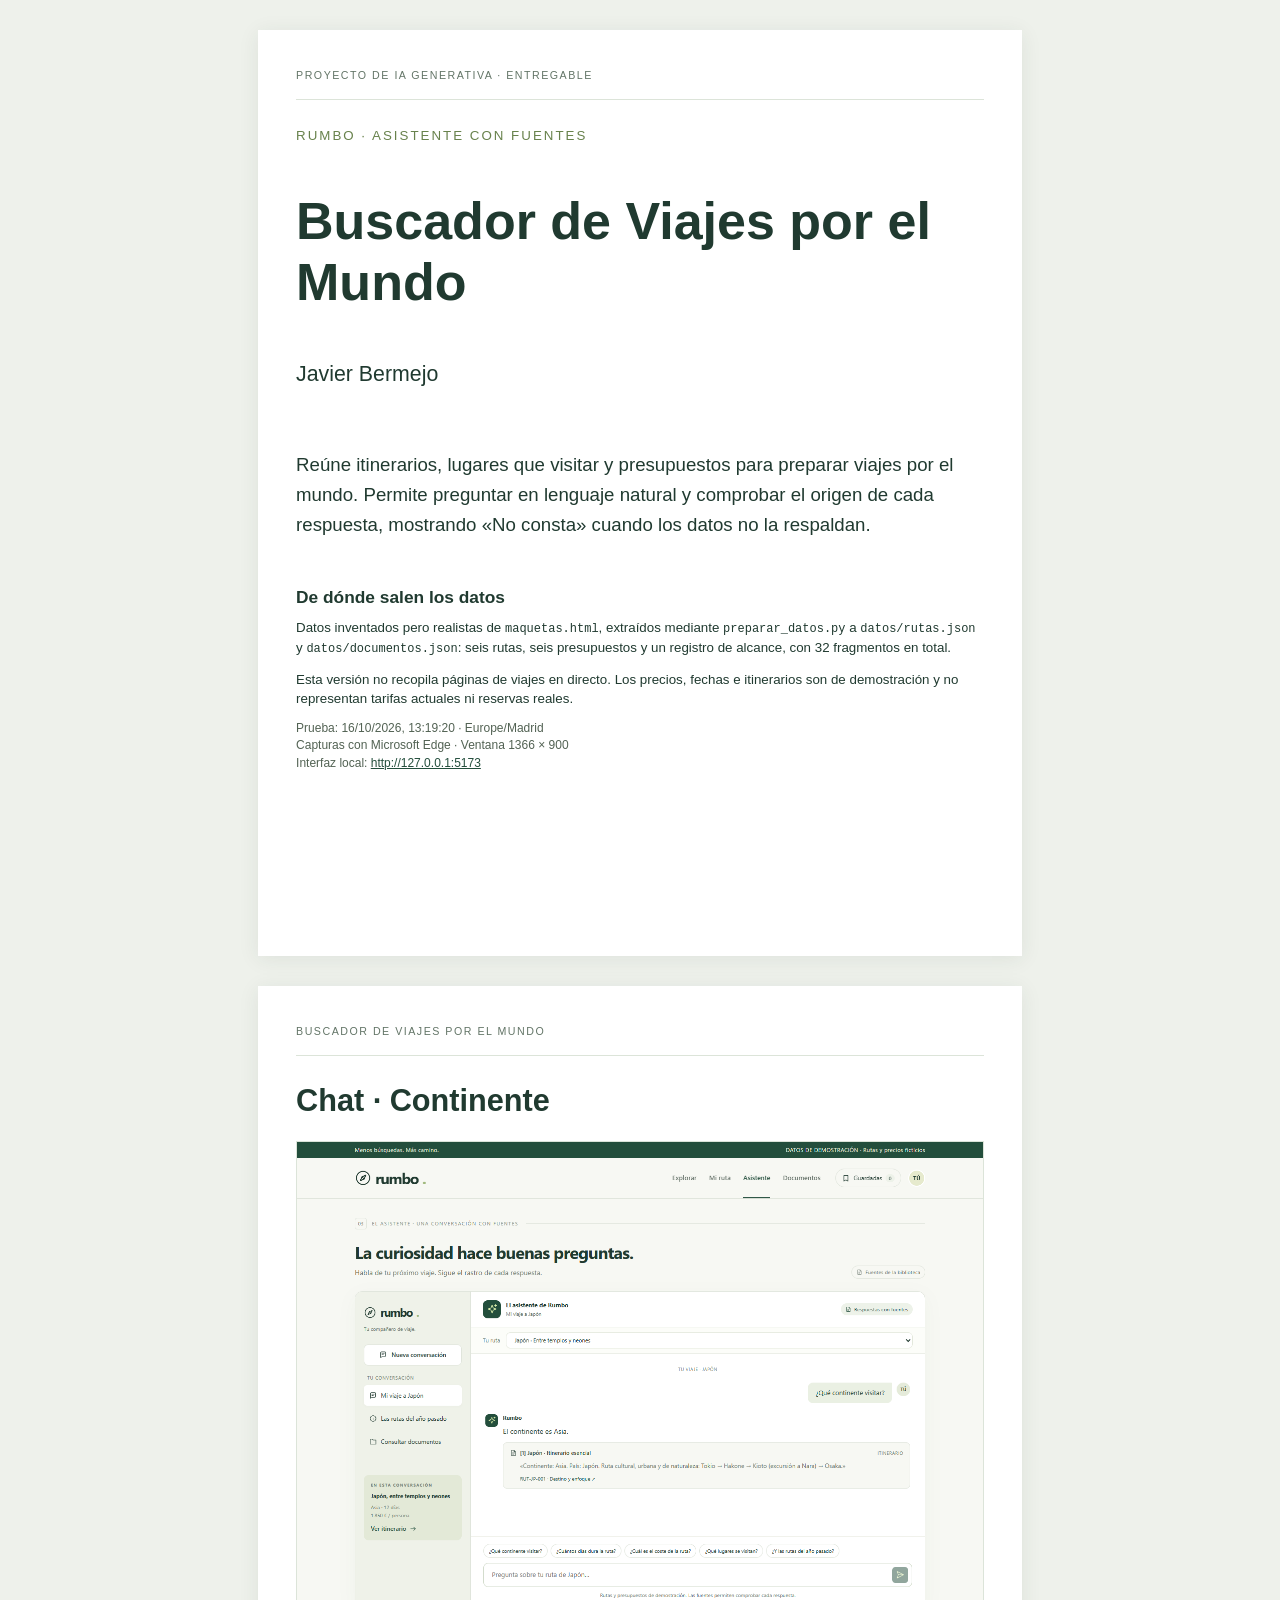
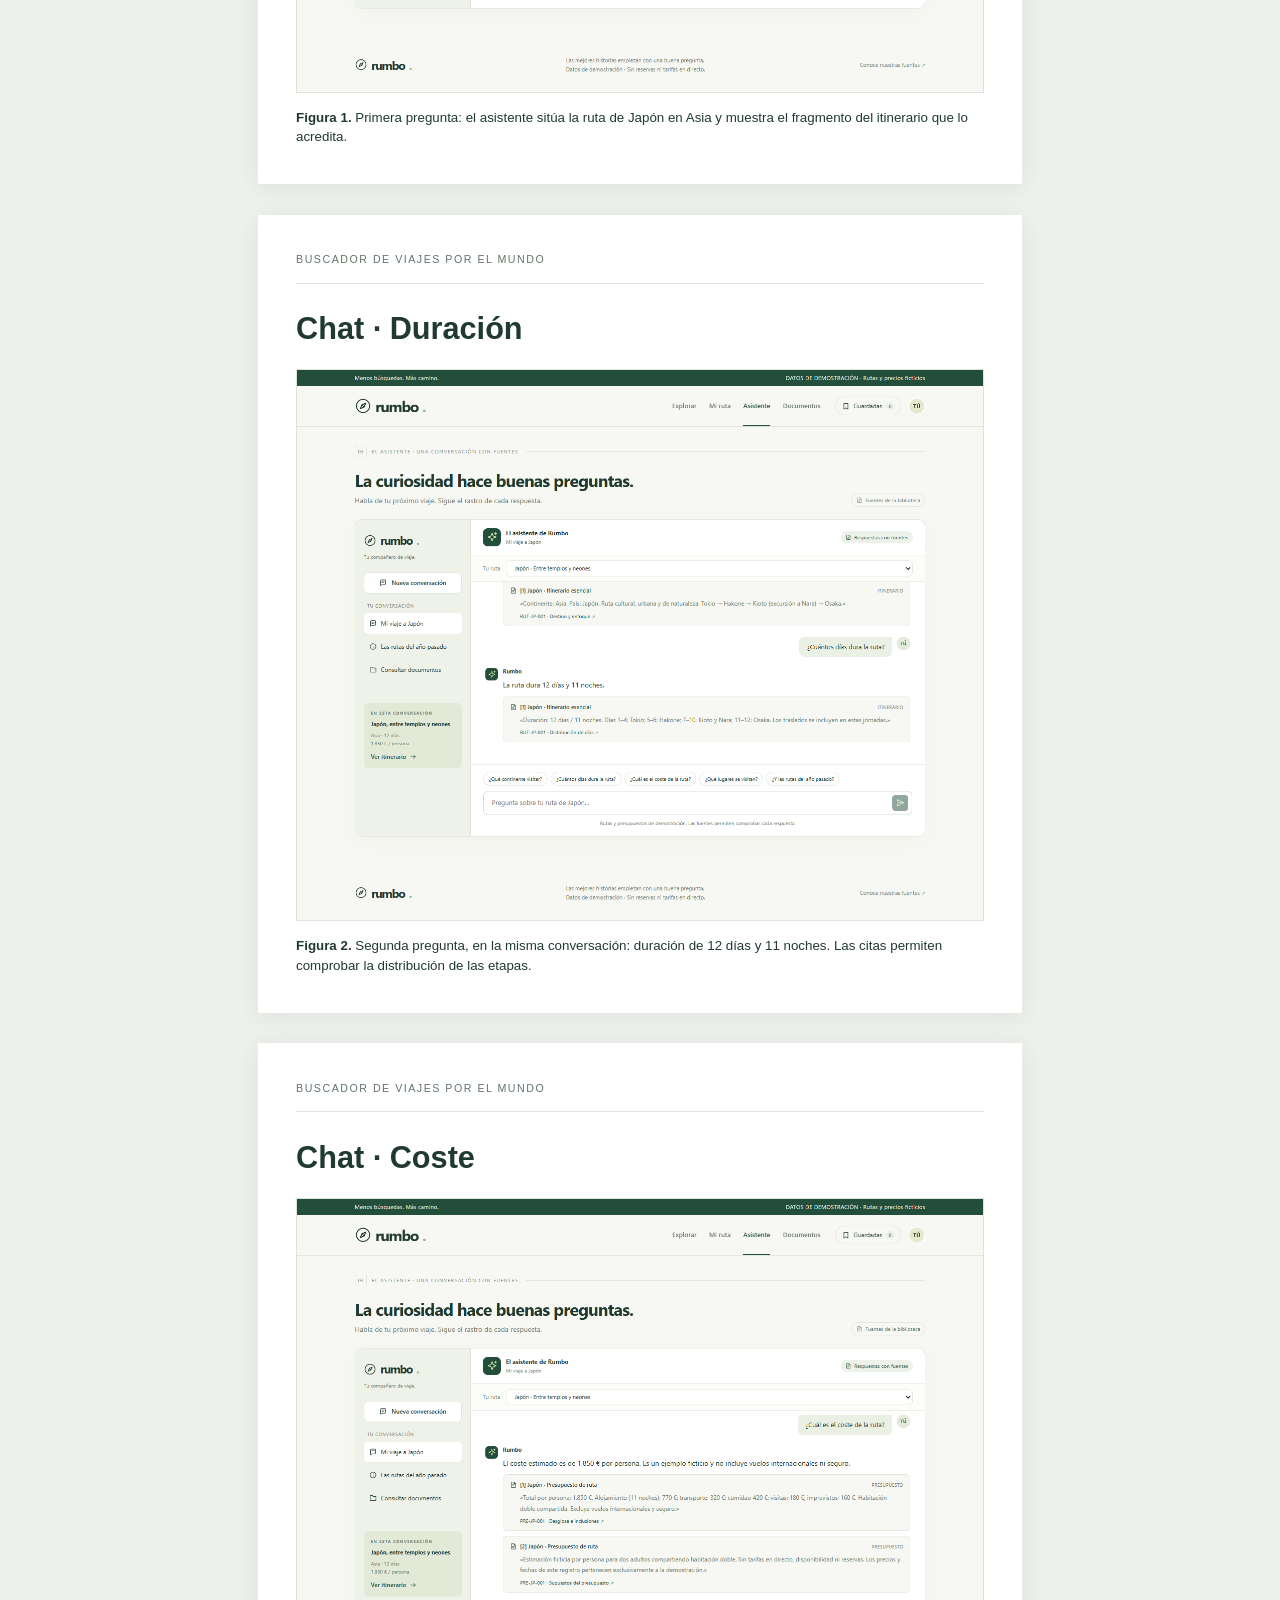
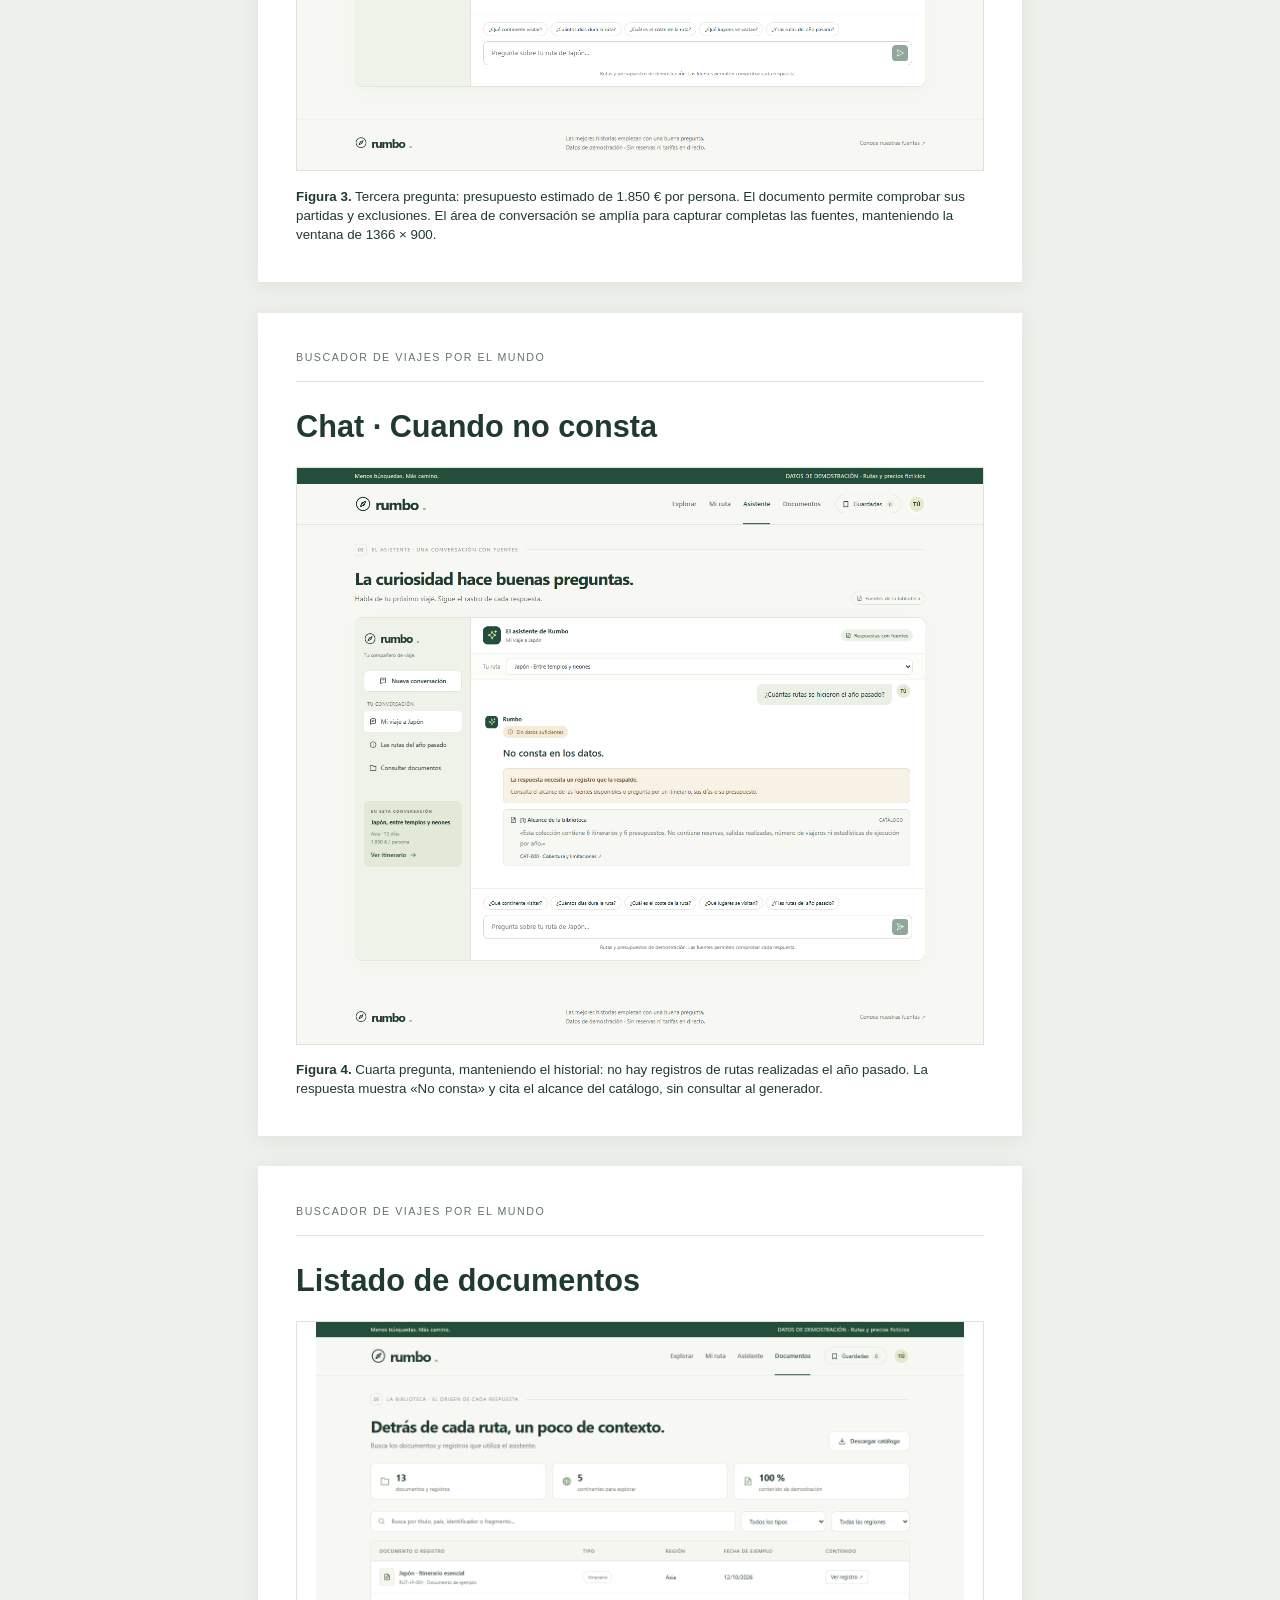
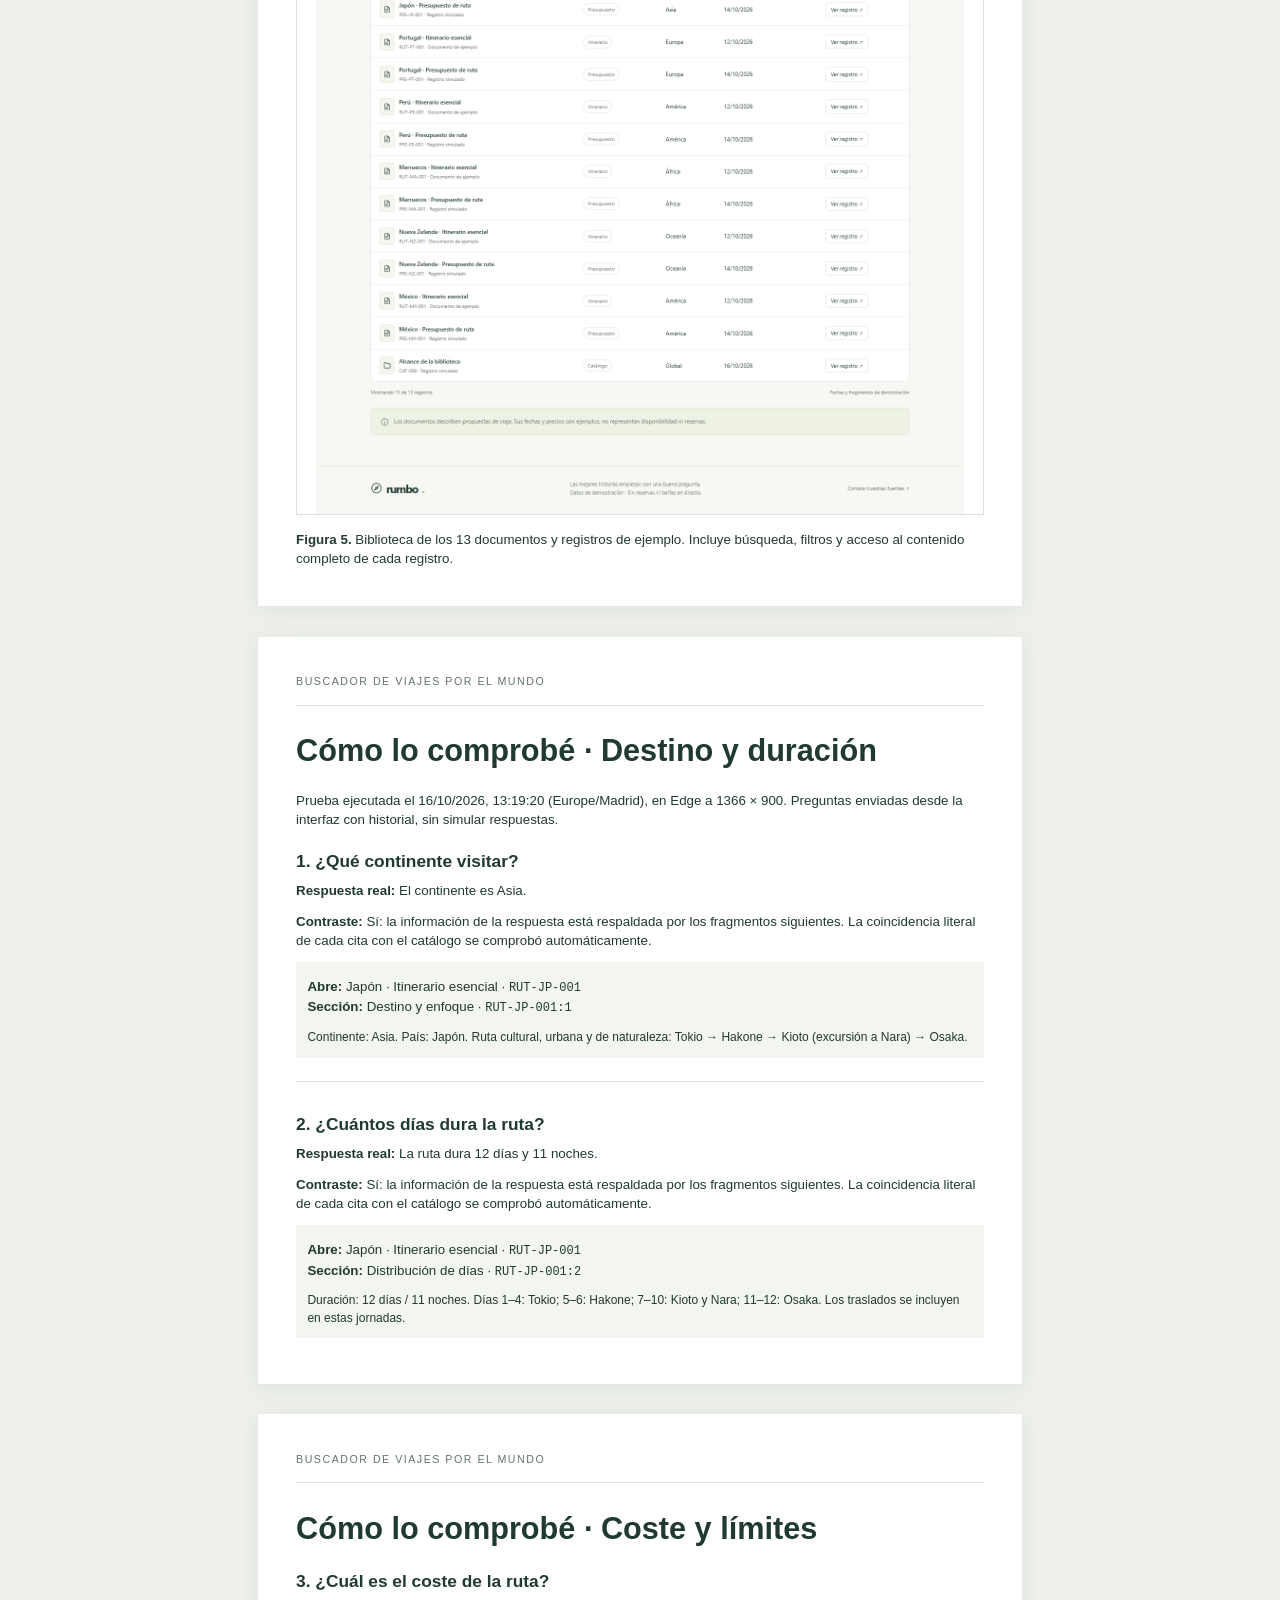
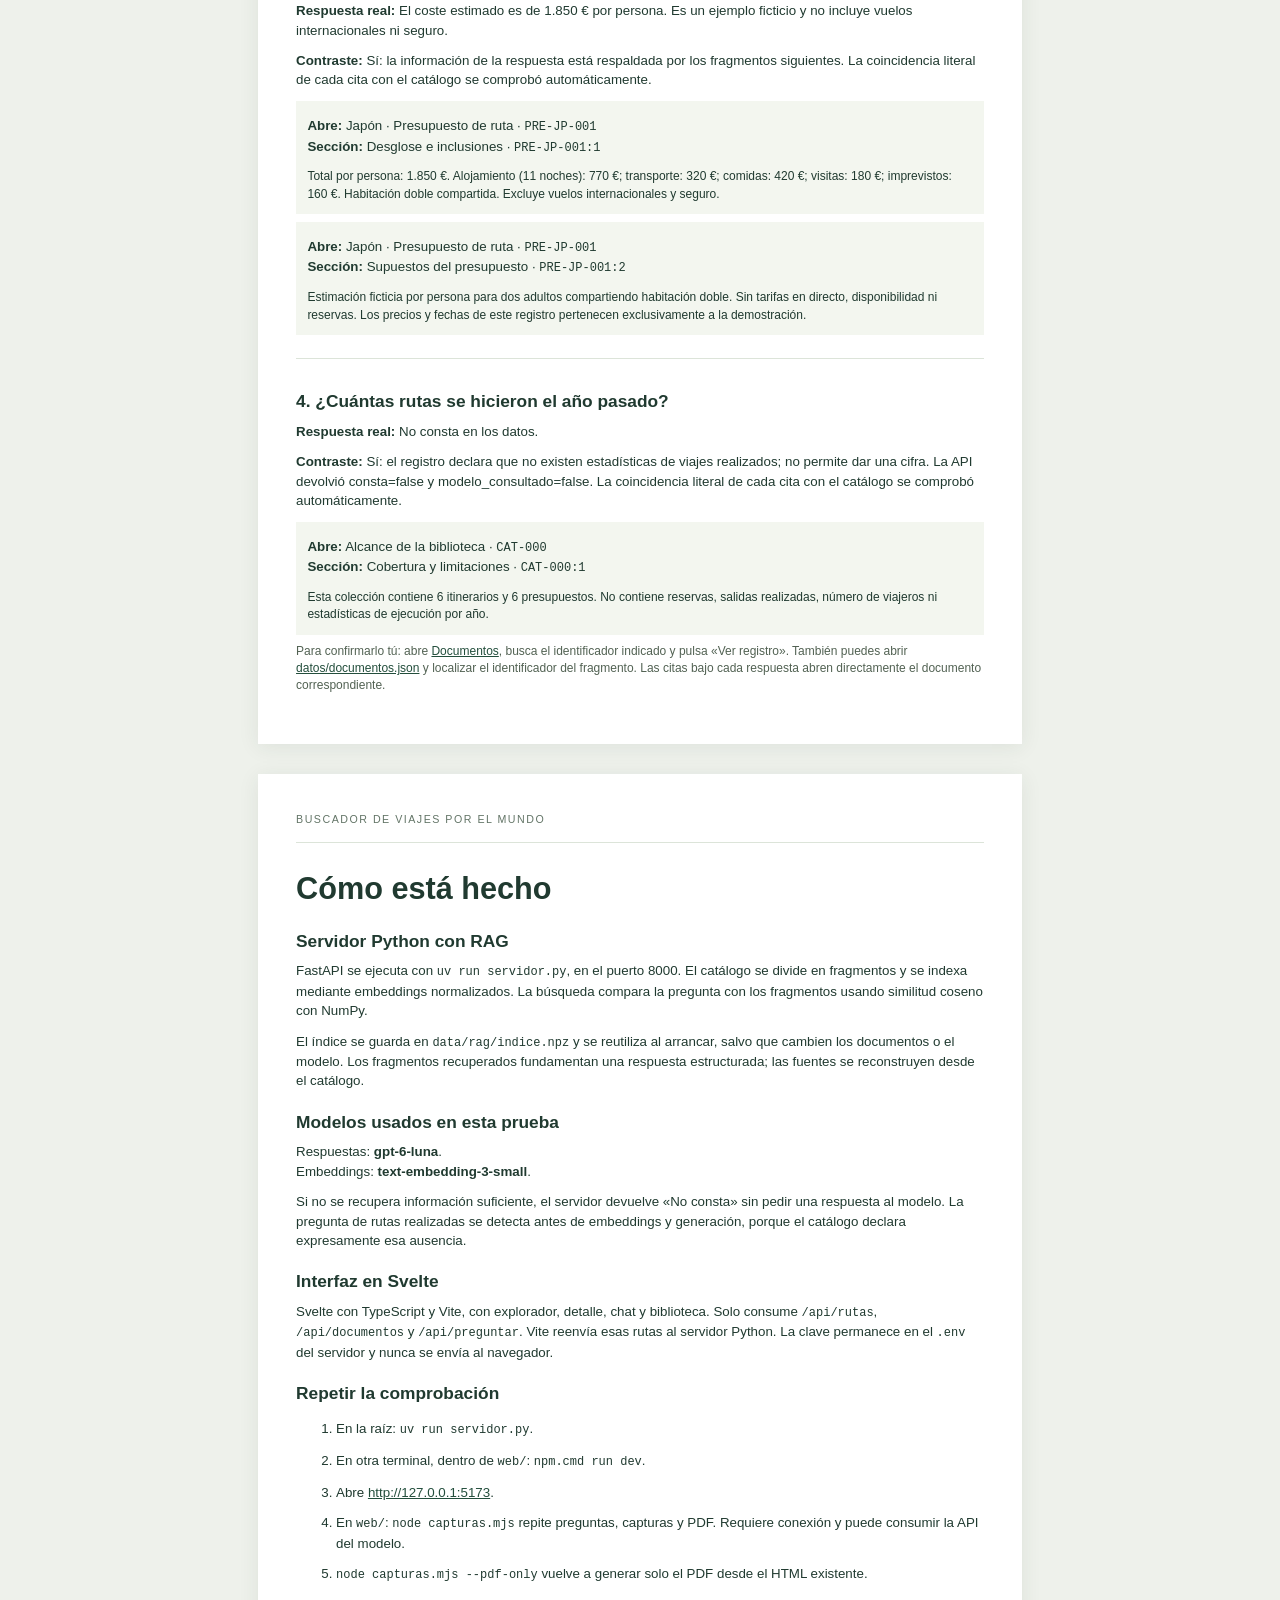
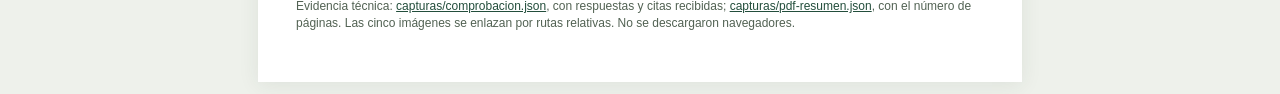
<file: entregable.html>
<!doctype html><html lang="es"><head><meta charset="utf-8"><meta name="viewport" content="width=device-width,initial-scale=1"><title>Buscador de Viajes por el Mundo · Entregable</title><style>
@page{size:A4;margin:14mm}*{box-sizing:border-box}body{margin:0;color:#203a30;background:#eef1eb;font:10pt/1.45 "Segoe UI",Arial,sans-serif}.sheet{width:182mm;margin:8mm auto;padding:0;background:white;break-after:page}.sheet:last-child{break-after:auto}header{text-transform:uppercase;letter-spacing:1.5px;color:#637567;font-size:8pt;border-bottom:1px solid #dce4d9;padding-bottom:4mm;margin-bottom:7mm}h1{font-size:23pt;line-height:1.18;margin:0 0 6mm}h2{font-size:13pt;margin:5mm 0 2mm}p{margin:2mm 0 3mm}figure{margin:0;break-inside:avoid}img{display:block;width:100%;max-height:210mm;object-fit:contain;object-position:top;border:1px solid #dce4d9}figcaption{font-size:10pt;margin-top:4mm}article,.source{break-inside:avoid}article+article{margin-top:6mm;padding-top:3mm;border-top:1px solid #dce4d9}.source{background:#f3f6ef;padding:2mm 3mm;margin:2mm 0}blockquote{margin:1mm 0;font-size:9pt}code{font-size:9pt}a{color:#234e3c}.cover{padding-top:25mm;min-height:245mm}.cover h1{font-size:39pt;margin:12mm 0}.kicker{color:#68824c;text-transform:uppercase;letter-spacing:2px}.author{font-size:16pt;margin-bottom:16mm}.note{font-size:9pt;color:#526253}.cover .summary{font-size:14pt;line-height:1.6;margin-bottom:12mm}li{margin-bottom:3mm}@media screen{.sheet{padding:10mm;width:202mm;box-shadow:0 3px 20px #203a3015}}@media print{body{background:white}.sheet{margin:0}a{text-decoration:none}*{-webkit-print-color-adjust:exact;print-color-adjust:exact}}
</style></head><body>
<section class="sheet cover"><header>Proyecto de IA generativa · Entregable</header><p class="kicker">Rumbo · Asistente con fuentes</p><h1>Buscador de Viajes por el Mundo</h1><p class="author">Javier Bermejo</p><p class="summary">Reúne itinerarios, lugares que visitar y presupuestos para preparar viajes por el mundo. Permite preguntar en lenguaje natural y comprobar el origen de cada respuesta, mostrando «No consta» cuando los datos no la respaldan.</p><h2>De dónde salen los datos</h2><p>Datos inventados pero realistas de <code>maquetas.html</code>, extraídos mediante <code>preparar_datos.py</code> a <code>datos/rutas.json</code> y <code>datos/documentos.json</code>: seis rutas, seis presupuestos y un registro de alcance, con 32 fragmentos en total.</p><p>Esta versión no recopila páginas de viajes en directo. Los precios, fechas e itinerarios son de demostración y no representan tarifas actuales ni reservas reales.</p><p class="note">Prueba: 16/10/2026, 13:19:20 · Europe/Madrid<br>Capturas con Microsoft Edge · Ventana 1366 × 900<br>Interfaz local: <a href="http://127.0.0.1:5173">http://127.0.0.1:5173</a></p></section>
<section class="sheet"><header>Buscador de Viajes por el Mundo</header><h1>Chat · Continente</h1><figure><img src="capturas/01-chat-continente.png" alt="Primera pregunta: el asistente sitúa la ruta de Japón en Asia y muestra el fragmento del itinerario que lo acredita."><figcaption><b>Figura 1.</b> Primera pregunta: el asistente sitúa la ruta de Japón en Asia y muestra el fragmento del itinerario que lo acredita.</figcaption></figure></section><section class="sheet"><header>Buscador de Viajes por el Mundo</header><h1>Chat · Duración</h1><figure><img src="capturas/02-chat-duracion.png" alt="Segunda pregunta, en la misma conversación: duración de 12 días y 11 noches. Las citas permiten comprobar la distribución de las etapas."><figcaption><b>Figura 2.</b> Segunda pregunta, en la misma conversación: duración de 12 días y 11 noches. Las citas permiten comprobar la distribución de las etapas.</figcaption></figure></section><section class="sheet"><header>Buscador de Viajes por el Mundo</header><h1>Chat · Coste</h1><figure><img src="capturas/03-chat-coste.png" alt="Tercera pregunta: presupuesto estimado de 1.850 € por persona. El documento permite comprobar sus partidas y exclusiones. El área de conversación se amplía para capturar completas las fuentes, manteniendo la ventana de 1366 × 900."><figcaption><b>Figura 3.</b> Tercera pregunta: presupuesto estimado de 1.850 € por persona. El documento permite comprobar sus partidas y exclusiones. El área de conversación se amplía para capturar completas las fuentes, manteniendo la ventana de 1366 × 900.</figcaption></figure></section><section class="sheet"><header>Buscador de Viajes por el Mundo</header><h1>Chat · Cuando no consta</h1><figure><img src="capturas/04-chat-no-consta.png" alt="Cuarta pregunta, manteniendo el historial: no hay registros de rutas realizadas el año pasado. La respuesta muestra «No consta» y cita el alcance del catálogo, sin consultar al generador."><figcaption><b>Figura 4.</b> Cuarta pregunta, manteniendo el historial: no hay registros de rutas realizadas el año pasado. La respuesta muestra «No consta» y cita el alcance del catálogo, sin consultar al generador.</figcaption></figure></section><section class="sheet"><header>Buscador de Viajes por el Mundo</header><h1>Listado de documentos</h1><figure><img src="capturas/05-documentos.png" alt="Biblioteca de los 13 documentos y registros de ejemplo. Incluye búsqueda, filtros y acceso al contenido completo de cada registro."><figcaption><b>Figura 5.</b> Biblioteca de los 13 documentos y registros de ejemplo. Incluye búsqueda, filtros y acceso al contenido completo de cada registro.</figcaption></figure></section><section class="sheet"><header>Buscador de Viajes por el Mundo</header><h1>Cómo lo comprobé · Destino y duración</h1><p>Prueba ejecutada el 16/10/2026, 13:19:20 (Europe/Madrid), en Edge a 1366 × 900. Preguntas enviadas desde la interfaz con historial, sin simular respuestas.</p><article><h2>1. ¿Qué continente visitar?</h2><p><b>Respuesta real:</b> El continente es Asia.</p><p><b>Contraste:</b> Sí: la información de la respuesta está respaldada por los fragmentos siguientes. La coincidencia literal de cada cita con el catálogo se comprobó automáticamente.</p><div class="source"><p><b>Abre:</b> Japón · Itinerario esencial · <code>RUT-JP-001</code><br><b>Sección:</b> Destino y enfoque · <code>RUT-JP-001:1</code></p><blockquote>Continente: Asia. País: Japón. Ruta cultural, urbana y de naturaleza: Tokio → Hakone → Kioto (excursión a Nara) → Osaka.</blockquote></div></article><article><h2>2. ¿Cuántos días dura la ruta?</h2><p><b>Respuesta real:</b> La ruta dura 12 días y 11 noches.</p><p><b>Contraste:</b> Sí: la información de la respuesta está respaldada por los fragmentos siguientes. La coincidencia literal de cada cita con el catálogo se comprobó automáticamente.</p><div class="source"><p><b>Abre:</b> Japón · Itinerario esencial · <code>RUT-JP-001</code><br><b>Sección:</b> Distribución de días · <code>RUT-JP-001:2</code></p><blockquote>Duración: 12 días / 11 noches. Días 1–4: Tokio; 5–6: Hakone; 7–10: Kioto y Nara; 11–12: Osaka. Los traslados se incluyen en estas jornadas.</blockquote></div></article></section><section class="sheet"><header>Buscador de Viajes por el Mundo</header><h1>Cómo lo comprobé · Coste y límites</h1><article><h2>3. ¿Cuál es el coste de la ruta?</h2><p><b>Respuesta real:</b> El coste estimado es de 1.850 € por persona. Es un ejemplo ficticio y no incluye vuelos internacionales ni seguro.</p><p><b>Contraste:</b> Sí: la información de la respuesta está respaldada por los fragmentos siguientes. La coincidencia literal de cada cita con el catálogo se comprobó automáticamente.</p><div class="source"><p><b>Abre:</b> Japón · Presupuesto de ruta · <code>PRE-JP-001</code><br><b>Sección:</b> Desglose e inclusiones · <code>PRE-JP-001:1</code></p><blockquote>Total por persona: 1.850 €. Alojamiento (11 noches): 770 €; transporte: 320 €; comidas: 420 €; visitas: 180 €; imprevistos: 160 €. Habitación doble compartida. Excluye vuelos internacionales y seguro.</blockquote></div><div class="source"><p><b>Abre:</b> Japón · Presupuesto de ruta · <code>PRE-JP-001</code><br><b>Sección:</b> Supuestos del presupuesto · <code>PRE-JP-001:2</code></p><blockquote>Estimación ficticia por persona para dos adultos compartiendo habitación doble. Sin tarifas en directo, disponibilidad ni reservas. Los precios y fechas de este registro pertenecen exclusivamente a la demostración.</blockquote></div></article><article><h2>4. ¿Cuántas rutas se hicieron el año pasado?</h2><p><b>Respuesta real:</b> No consta en los datos.</p><p><b>Contraste:</b> Sí: el registro declara que no existen estadísticas de viajes realizados; no permite dar una cifra. La API devolvió consta=false y modelo_consultado=false. La coincidencia literal de cada cita con el catálogo se comprobó automáticamente.</p><div class="source"><p><b>Abre:</b> Alcance de la biblioteca · <code>CAT-000</code><br><b>Sección:</b> Cobertura y limitaciones · <code>CAT-000:1</code></p><blockquote>Esta colección contiene 6 itinerarios y 6 presupuestos. No contiene reservas, salidas realizadas, número de viajeros ni estadísticas de ejecución por año.</blockquote></div></article><p class="note">Para confirmarlo tú: abre <a href="http://127.0.0.1:5173/#/documentos">Documentos</a>, busca el identificador indicado y pulsa «Ver registro». También puedes abrir <a href="datos/documentos.json">datos/documentos.json</a> y localizar el identificador del fragmento. Las citas bajo cada respuesta abren directamente el documento correspondiente.</p></section>
<section class="sheet"><header>Buscador de Viajes por el Mundo</header><h1>Cómo está hecho</h1><h2>Servidor Python con RAG</h2><p>FastAPI se ejecuta con <code>uv run servidor.py</code>, en el puerto 8000. El catálogo se divide en fragmentos y se indexa mediante embeddings normalizados. La búsqueda compara la pregunta con los fragmentos usando similitud coseno con NumPy.</p><p>El índice se guarda en <code>data/rag/indice.npz</code> y se reutiliza al arrancar, salvo que cambien los documentos o el modelo. Los fragmentos recuperados fundamentan una respuesta estructurada; las fuentes se reconstruyen desde el catálogo.</p><h2>Modelos usados en esta prueba</h2><p>Respuestas: <b>gpt-6-luna</b>.<br>Embeddings: <b>text-embedding-3-small</b>.</p><p>Si no se recupera información suficiente, el servidor devuelve «No consta» sin pedir una respuesta al modelo. La pregunta de rutas realizadas se detecta antes de embeddings y generación, porque el catálogo declara expresamente esa ausencia.</p><h2>Interfaz en Svelte</h2><p>Svelte con TypeScript y Vite, con explorador, detalle, chat y biblioteca. Solo consume <code>/api/rutas</code>, <code>/api/documentos</code> y <code>/api/preguntar</code>. Vite reenvía esas rutas al servidor Python. La clave permanece en el <code>.env</code> del servidor y nunca se envía al navegador.</p><h2>Repetir la comprobación</h2><ol><li>En la raíz: <code>uv run servidor.py</code>.</li><li>En otra terminal, dentro de <code>web/</code>: <code>npm.cmd run dev</code>.</li><li>Abre <a href="http://127.0.0.1:5173">http://127.0.0.1:5173</a>.</li><li>En <code>web/</code>: <code>node capturas.mjs</code> repite preguntas, capturas y PDF. Requiere conexión y puede consumir la API del modelo.</li><li><code>node capturas.mjs --pdf-only</code> vuelve a generar solo el PDF desde el HTML existente.</li></ol><p class="note">Evidencia técnica: <a href="capturas/comprobacion.json">capturas/comprobacion.json</a>, con respuestas y citas recibidas; <a href="capturas/pdf-resumen.json">capturas/pdf-resumen.json</a>, con el número de páginas. Las cinco imágenes se enlazan por rutas relativas. No se descargaron navegadores.</p></section>
</body></html>
</file>
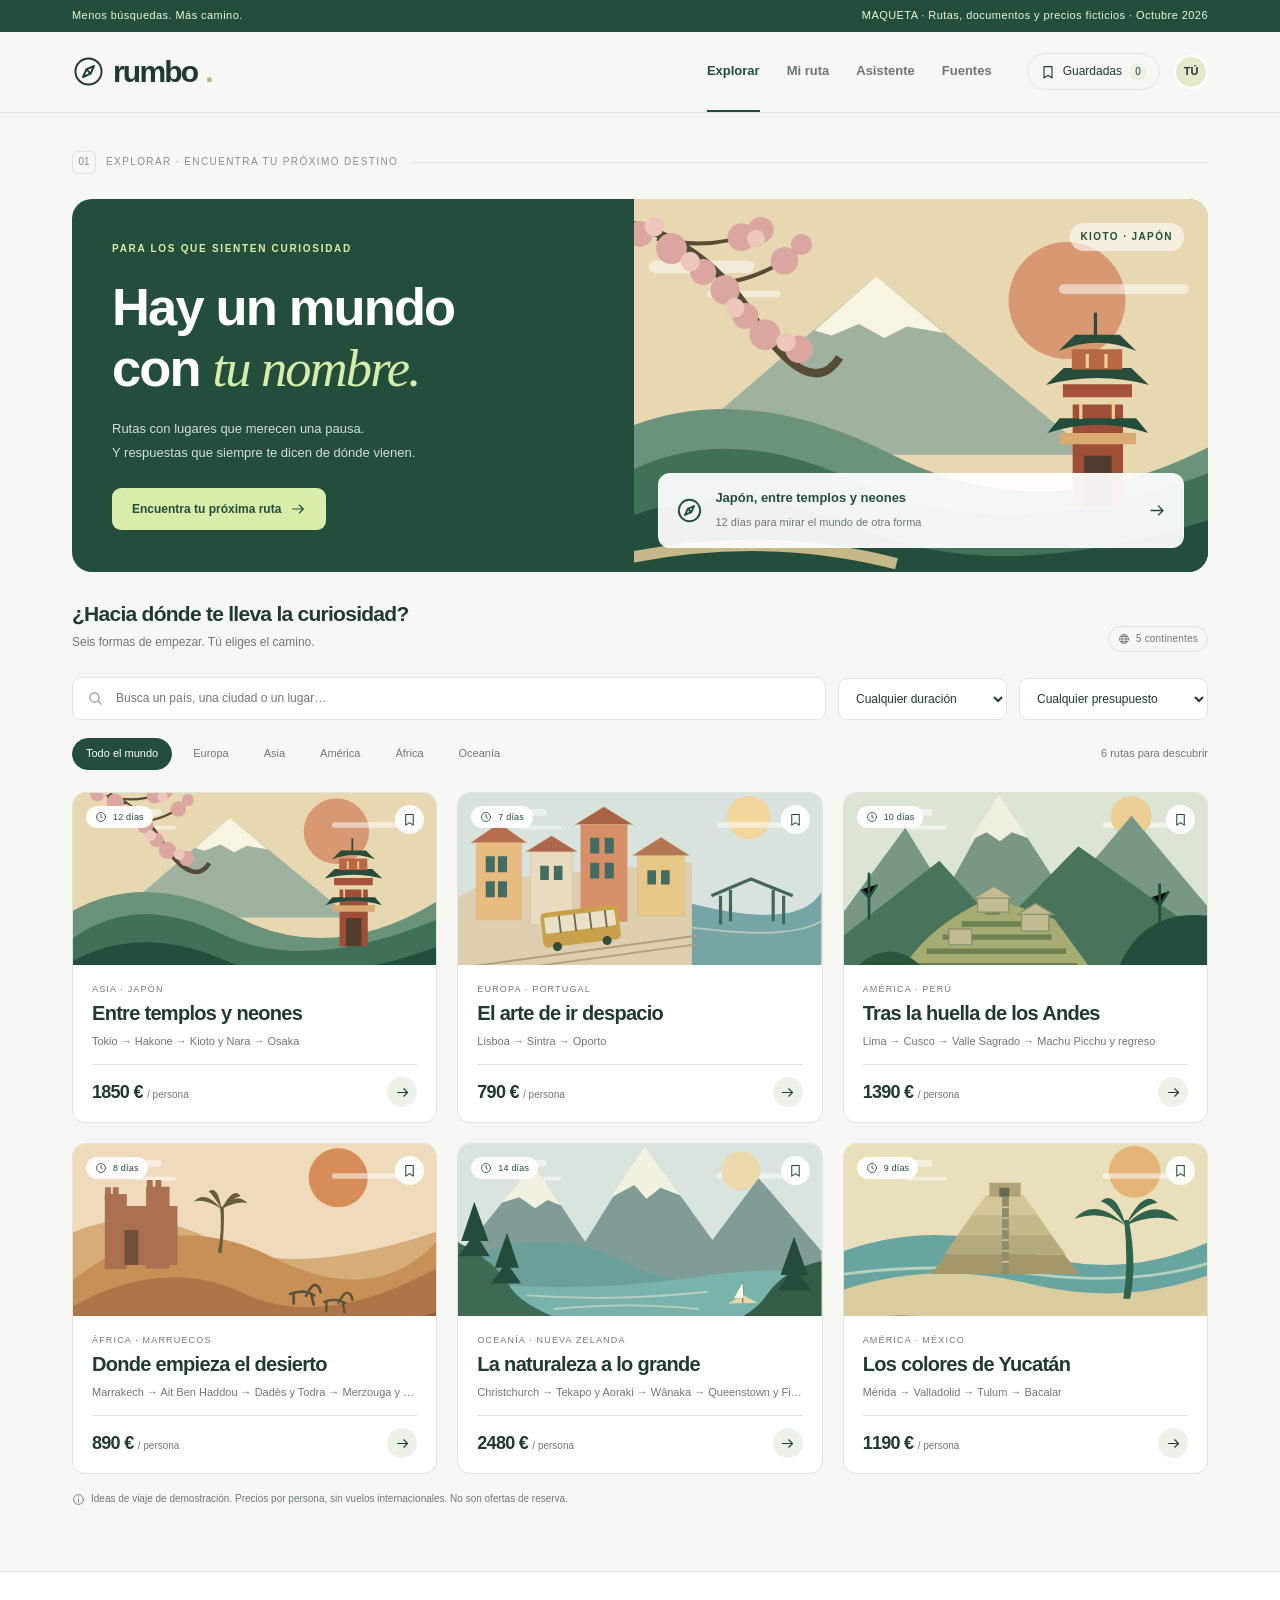
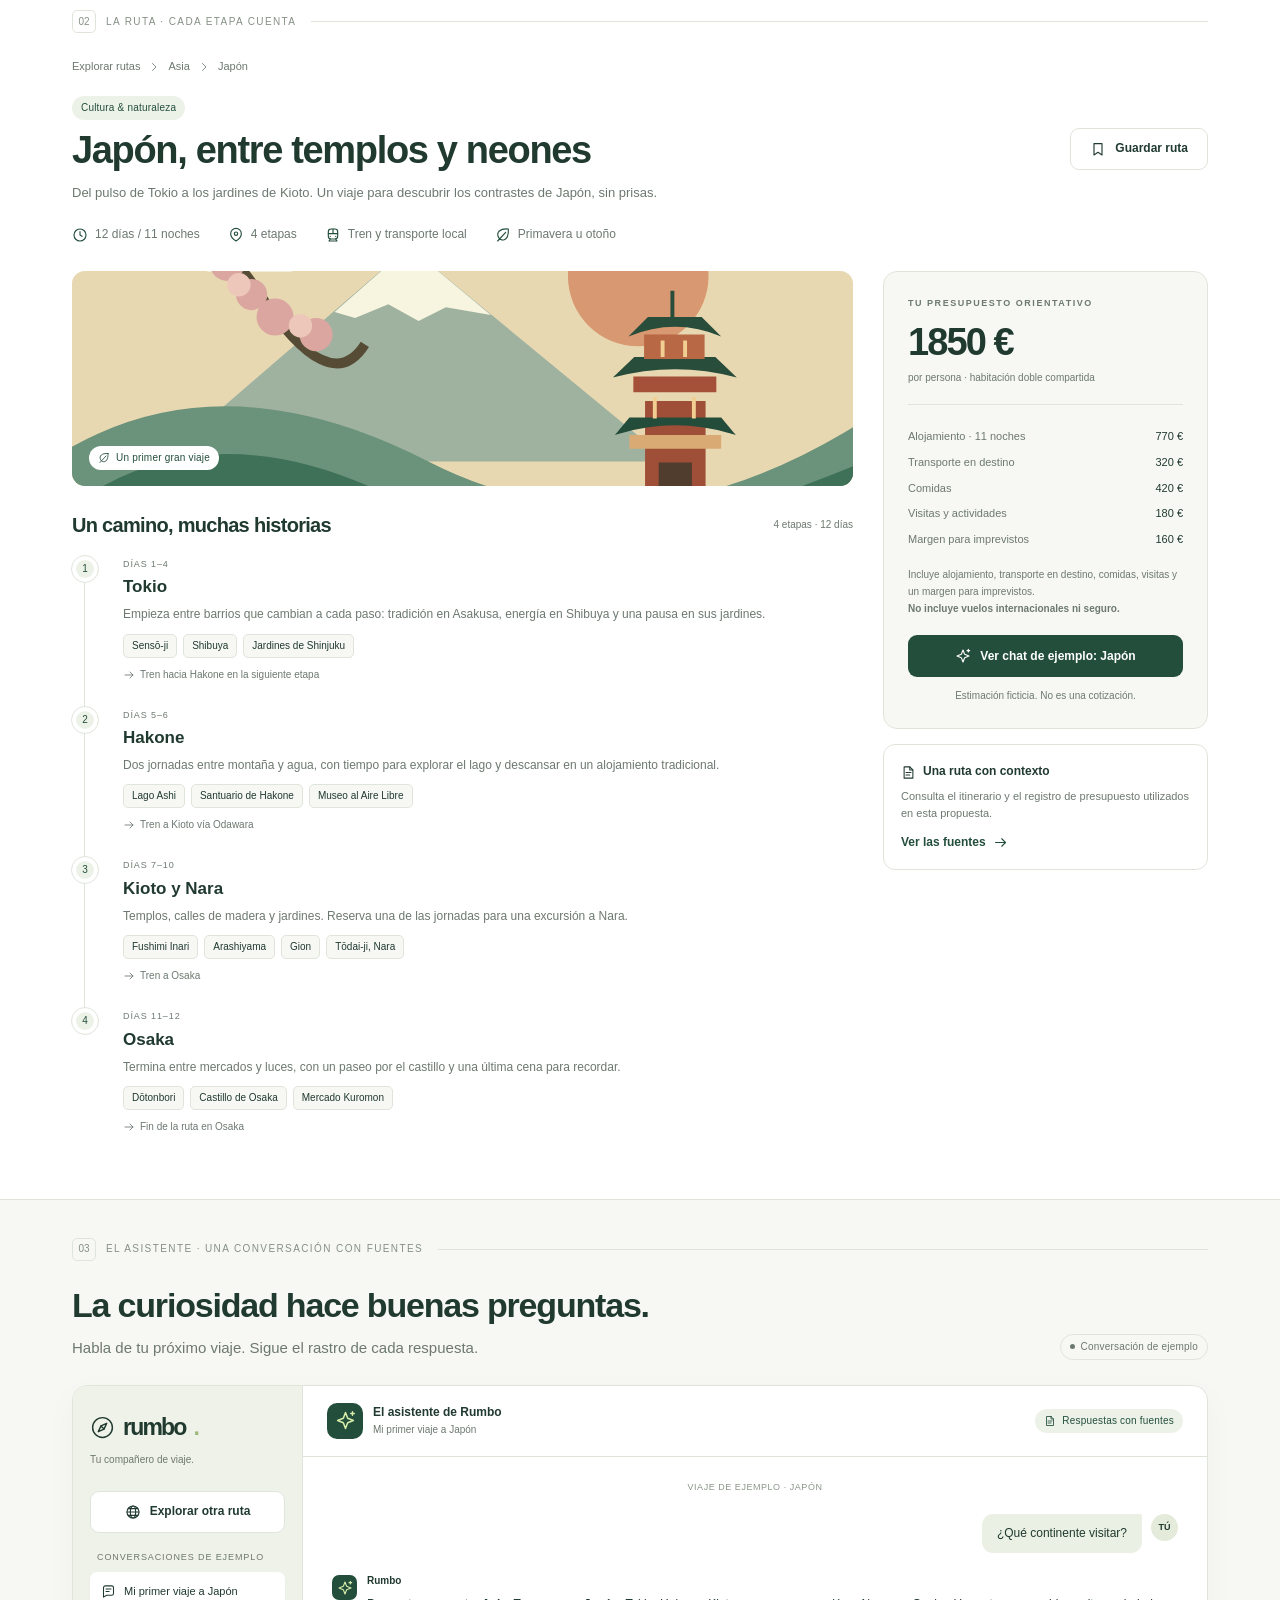
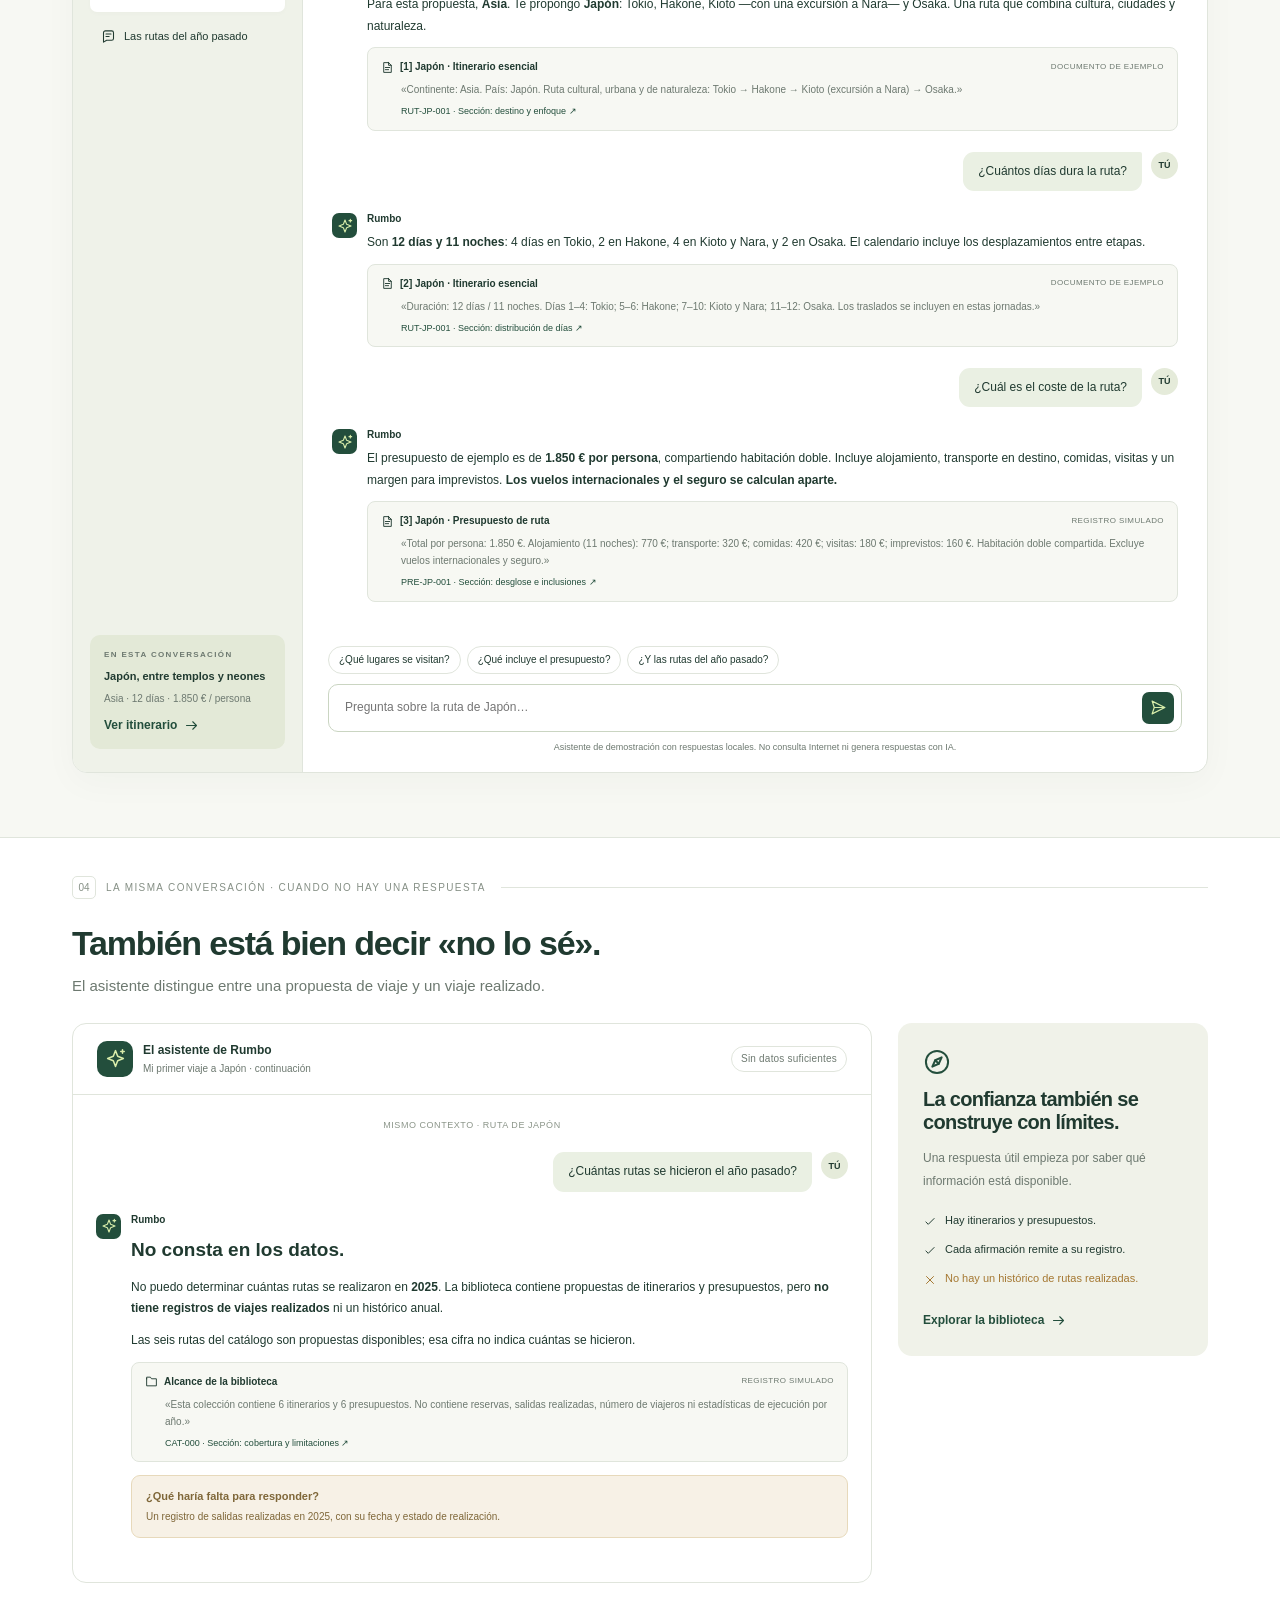
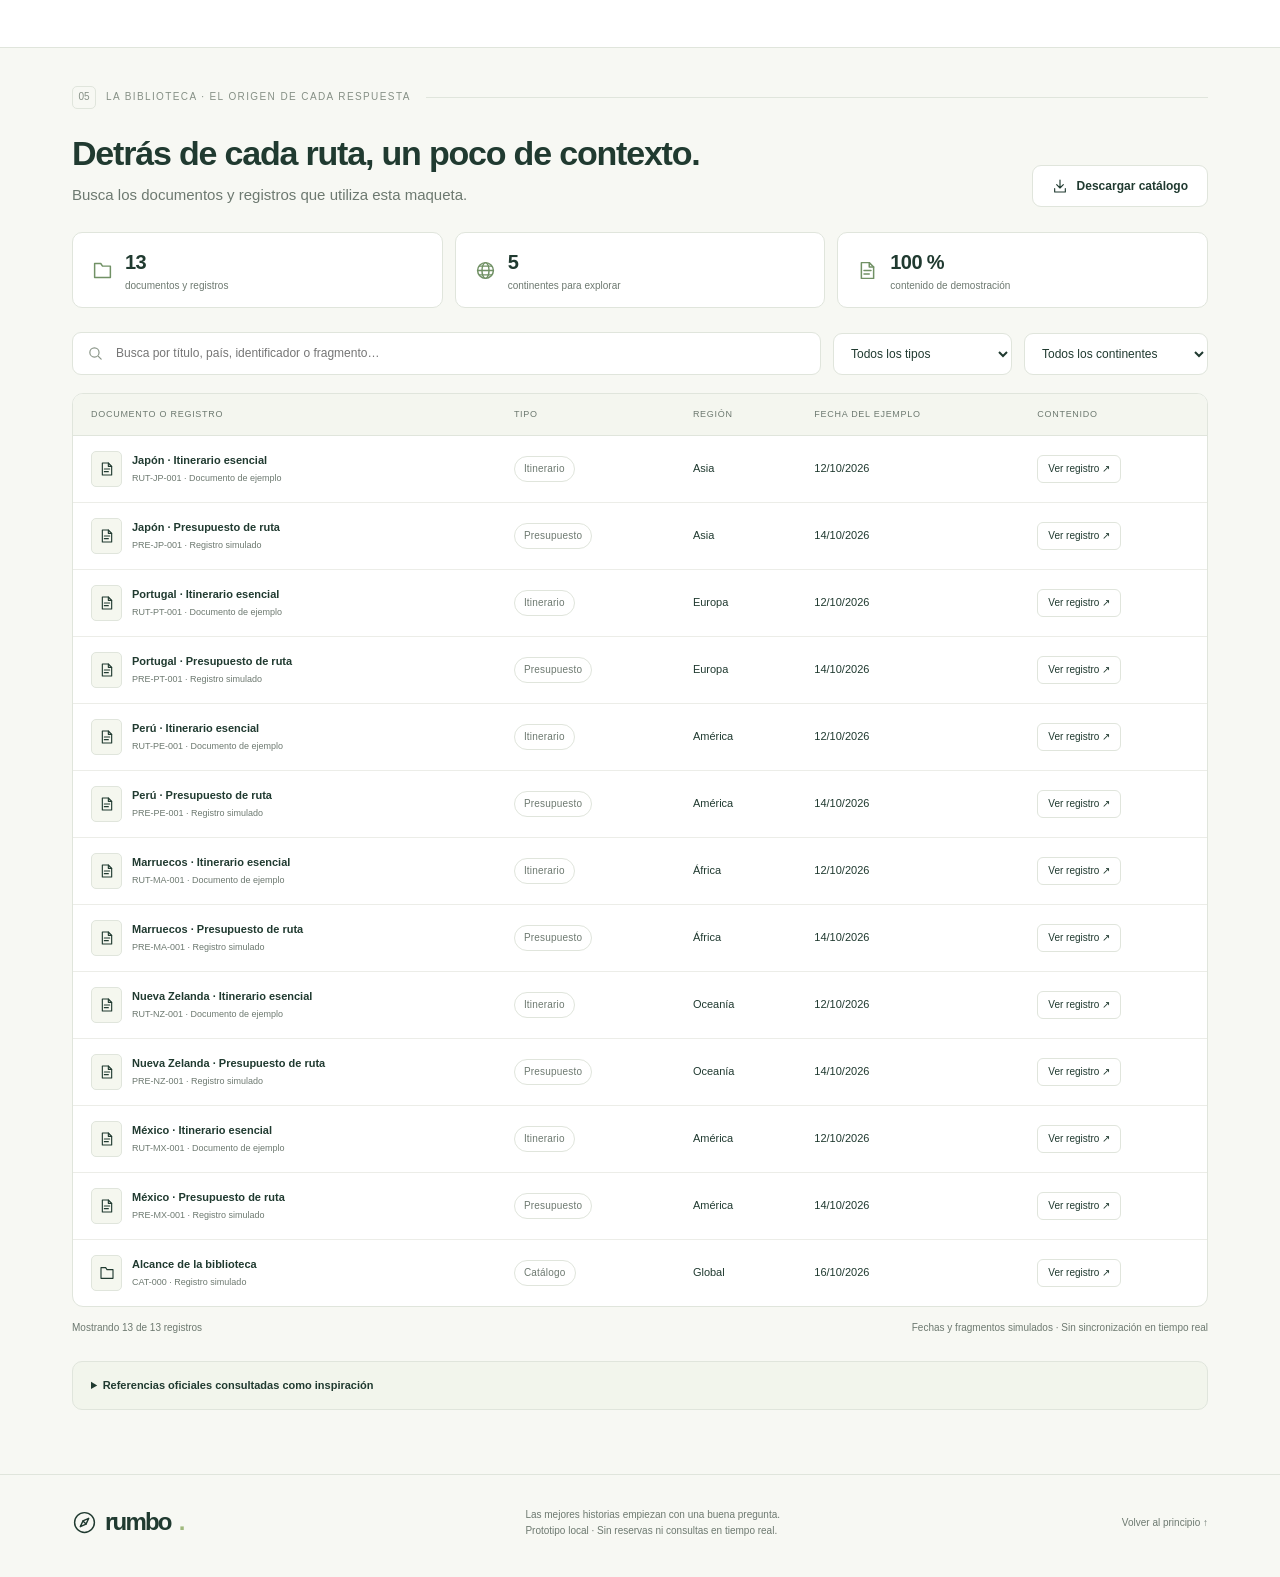
<file: maquetas.html>
<!DOCTYPE html>
<html lang="es">
<head>
<meta charset="utf-8">
<meta name="viewport" content="width=device-width, initial-scale=1">
<meta name="description" content="Rumbo: maqueta de una aplicación de viajes con rutas, asistente y fuentes. Datos ficticios de demostración.">
<title>rumbo — El comienzo de tu próximo viaje</title>
<style>
:root{--paper:#f7f8f3;--white:#fff;--ink:#203a30;--muted:#6d7970;--green:#234e3c;--lime:#d9edaa;--line:#e0e5dc;--soft:#edf2e9;--gold:#b9873c;--radius:18px;--shadow:0 10px 35px #1f3c2d08}
*{box-sizing:border-box}html{scroll-behavior:smooth;scroll-padding-top:100px}body{margin:0;background:var(--paper);color:var(--ink);font:15px/1.6 "Segoe UI",Arial,sans-serif}button,input,select,textarea{font:inherit}button,a,input,select,summary{ -webkit-tap-highlight-color:transparent}button,a{touch-action:manipulation}button{cursor:pointer}a{color:inherit;text-decoration:none}button{color:inherit}button:disabled{cursor:default}h1,h2,h3,h4,p{margin:0}h1,h2,h3{line-height:1.17;letter-spacing:-.035em}h1{font-size:clamp(36px,4.1vw,58px);font-weight:650}h2{font-size:34px;font-weight:650}h3{font-size:21px;font-weight:650}small{font-size:12px}svg{display:inline-block;vertical-align:middle}.icon{width:20px;height:20px;fill:none;stroke:currentColor;stroke-width:1.7;stroke-linecap:round;stroke-linejoin:round;flex:none}.sprite{position:absolute;width:0;height:0;overflow:hidden}.wrap{max-width:1200px;margin:auto;padding:0 32px}.topline{background:var(--green);color:#ecf2df;font-size:11px;letter-spacing:.04em}.topline .wrap{display:flex;justify-content:space-between;padding-top:7px;padding-bottom:7px}.site-header{position:sticky;top:0;z-index:30;background:#f7f8f3f5;border-bottom:1px solid var(--line);backdrop-filter:blur(12px)}.header-inner{display:flex;align-items:center;gap:35px;height:80px}.brand{display:inline-flex;align-items:center;gap:8px;font-size:30px;font-weight:750;letter-spacing:-1.8px}.brand .icon{width:33px;height:33px;stroke-width:1.4}.brand-dot{color:#a0b97d}.nav{display:flex;align-items:center;gap:27px;margin-left:auto;height:100%;font-size:13px;font-weight:550}.nav a{height:100%;display:flex;align-items:center;position:relative;color:var(--muted)}.nav a:hover,.nav a.active{color:var(--green)}.nav a.active:after{content:"";position:absolute;height:2px;bottom:0;background:var(--green);left:0;right:0}.header-actions{display:flex;align-items:center;gap:14px}.saved-button{border:1px solid var(--line);background:transparent;border-radius:24px;padding:8px 12px;display:flex;align-items:center;gap:7px;font-size:12px}.saved-button .icon{width:16px;height:16px}.saved-count{background:var(--soft);border-radius:10px;min-width:18px;text-align:center;font-size:10px}.avatar{display:grid;place-items:center;width:34px;height:34px;background:#e6eacd;border:2px solid white;border-radius:50%;font-size:11px;font-weight:650}.screen{padding:38px 0 64px;border-bottom:1px solid var(--line);scroll-margin-top:0}.screen:nth-of-type(even){background:#fff}.screen-label{display:flex;align-items:center;gap:10px;text-transform:uppercase;font-size:10px;letter-spacing:.14em;color:#869086;margin-bottom:25px}.screen-label .number{display:inline-grid;place-items:center;border:1px solid var(--line);border-radius:5px;width:24px;height:23px;letter-spacing:0}.screen-label:after{content:"";flex:1;height:1px;background:var(--line);margin-left:5px}.eyebrow{font-size:10px;letter-spacing:.17em;font-weight:650;text-transform:uppercase}.muted{color:var(--muted)}.subtitle{color:var(--muted);margin-top:10px;max-width:670px}.pill{display:inline-flex;align-items:center;gap:6px;padding:4px 9px;border-radius:20px;font-size:10px;letter-spacing:.02em;background:var(--soft);color:var(--green);white-space:nowrap}.pill .icon{width:12px;height:12px}.pill.lime{background:var(--lime);color:var(--green)}.pill.outline{border:1px solid var(--line);background:transparent;color:var(--muted)}.dot{width:5px;height:5px;background:currentColor;border-radius:50%;display:inline-block}.button{display:inline-flex;align-items:center;justify-content:center;gap:9px;min-height:42px;padding:10px 19px;border:1px solid transparent;border-radius:9px;background:var(--green);color:white;font-size:12px;font-weight:600;transition:background .2s,transform .2s}.button:hover{background:#173f2d;transform:translateY(-1px)}.button .icon{width:16px;height:16px}.button.light{background:var(--lime);color:var(--green)}.button.light:hover{background:#cde298}.button.secondary{background:white;color:var(--ink);border-color:var(--line)}.button.secondary:hover{background:var(--soft)}.text-link{display:inline-flex;align-items:center;gap:7px;font-size:12px;font-weight:600;color:var(--green);background:none;border:0;padding:0}.text-link .icon{width:15px;height:15px}.section-head{display:flex;align-items:end;justify-content:space-between;gap:20px;margin-bottom:25px}.hero{display:grid;grid-template-columns:1fr 1.02fr;min-height:370px;border-radius:20px;overflow:hidden;background:var(--green);color:white}.hero-copy{padding:42px 40px;display:flex;flex-direction:column;align-items:start;position:relative}.hero-copy .eyebrow{color:var(--lime);margin-bottom:19px}.hero h1{max-width:420px}.hero h1 em{font-family:Georgia,serif;font-weight:400;color:var(--lime)}.hero-copy>p{font-size:13px;line-height:1.8;max-width:330px;color:#d2dfd2;margin-top:18px}.hero-copy .button{margin-top:24px}.hero-art{position:relative;background:#e9d8ad;overflow:hidden;min-height:345px}.hero-art>svg{width:100%;height:100%;position:absolute;object-fit:cover}.hero-destination{position:absolute;top:24px;right:24px;font-size:10px;font-weight:650;letter-spacing:.14em;background:#fff9;padding:6px 11px;border-radius:20px;color:var(--green)}.hero-note{position:absolute;bottom:24px;left:24px;right:24px;display:flex;align-items:center;gap:12px;background:#ffffffed;color:var(--green);border:1px solid #fff8;border-radius:12px;padding:14px 17px}.hero-note .icon{width:27px;height:27px}.hero-note strong{display:block;font-size:13px}.hero-note span{font-size:11px;color:var(--muted)}.hero-note .icon:last-child{margin-left:auto;width:18px}.explore-toolbar{margin-top:30px}.search-row{display:flex;align-items:center;gap:12px;margin-bottom:18px}.searchbox{display:flex;align-items:center;gap:10px;background:white;border:1px solid var(--line);padding:10px 14px;border-radius:9px;flex:1;min-width:0}.searchbox .icon{width:17px;height:17px;color:#8a9588}.searchbox input{border:0;outline:0;background:none;width:100%;min-width:0;font-size:12px;color:var(--ink)}.searchbox:focus-within{border-color:var(--green);box-shadow:0 0 0 2px #234e3c15}select{border:1px solid var(--line);background:white;color:var(--ink);border-radius:9px;padding:11px 33px 11px 13px;font-size:12px;min-height:42px;max-width:100%}.filters{display:flex;justify-content:space-between;align-items:center;gap:12px;margin-bottom:22px}.chips{display:flex;flex-wrap:wrap;gap:7px}.chip{border:1px solid transparent;background:transparent;padding:6px 13px;border-radius:18px;font-size:11px;color:var(--muted)}.chip:hover{background:#e6ebdf}.chip.active{color:white;background:var(--green);border-color:var(--green)}.results-label{font-size:11px;color:var(--muted);white-space:nowrap}.route-grid{display:grid;grid-template-columns:repeat(3,1fr);gap:20px}.route-card{background:white;border:1px solid var(--line);border-radius:13px;overflow:hidden;transition:transform .2s,box-shadow .2s;min-width:0}.route-card:hover{transform:translateY(-4px);box-shadow:var(--shadow)}.card-image{height:172px;position:relative;overflow:hidden;background:#e5eadb}.card-image>svg{width:100%;height:100%;display:block}.card-image .pill{position:absolute;top:13px;left:13px;background:#fffffff0;font-size:9px}.bookmark{position:absolute;top:12px;right:12px;border:1px solid #fff8;background:#ffffffe8;width:29px;height:29px;display:grid;place-items:center;border-radius:50%;color:var(--green)}.bookmark .icon{width:15px;height:15px}.bookmark[aria-pressed=true]{background:var(--green);color:var(--lime);border-color:var(--green)}.bookmark[aria-pressed=true] .icon{fill:var(--lime)}.card-body{padding:17px 19px 15px}.card-meta{font-size:9px;text-transform:uppercase;letter-spacing:.13em;color:var(--muted);margin-bottom:6px}.card-body h3{font-size:20px;margin-bottom:7px}.route-stops{font-size:11px;color:var(--muted);white-space:nowrap;overflow:hidden;text-overflow:ellipsis}.card-bottom{border-top:1px solid var(--line);padding-top:12px;margin-top:14px;display:flex;align-items:center;justify-content:space-between;gap:8px}.price{font-size:18px;font-weight:650;letter-spacing:-.04em}.price small{font-size:10px;color:var(--muted);font-weight:400;letter-spacing:0}.card-open{background:var(--soft);border:0;border-radius:50%;width:30px;height:30px;display:grid;place-items:center}.card-open:hover{background:var(--lime)}.card-open .icon{width:15px;height:15px}.tiny-note{font-size:10px;color:var(--muted);margin-top:17px;display:flex;align-items:center;gap:6px}.tiny-note .icon{width:13px;height:13px}.empty{padding:35px;border:1px dashed var(--line);border-radius:12px;text-align:center;grid-column:1/-1;color:var(--muted)}.empty h3{color:var(--ink);font-size:18px;margin-bottom:8px}.empty .button{margin-top:13px}.breadcrumb{font-size:11px;color:var(--muted);display:flex;align-items:center;gap:8px;margin-bottom:18px}.breadcrumb .icon{width:12px;height:12px}.detail-title{display:flex;align-items:center;justify-content:space-between;gap:20px}.detail-title h2{font-size:38px;margin:8px 0}.detail-title .subtitle{font-size:13px}.detail-title .button{flex:none}.trip-stats{display:flex;gap:28px;flex-wrap:wrap;margin:22px 0 26px;font-size:12px;color:var(--muted)}.trip-stats span{display:flex;align-items:center;gap:7px}.trip-stats .icon{width:16px;height:16px;color:var(--green)}.detail-layout{display:grid;grid-template-columns:1fr 325px;gap:30px;align-items:start}.route-banner{height:215px;border-radius:13px;overflow:hidden;position:relative;background:var(--soft)}.route-banner>svg{width:100%;height:100%;display:block}.route-banner .pill{position:absolute;bottom:16px;left:17px;background:white}.itinerary-heading{display:flex;align-items:center;justify-content:space-between;margin:28px 0 20px}.itinerary-heading h3{font-size:20px}.itinerary-heading small{font-size:10px;color:var(--muted)}.timeline{list-style:none;margin:0;padding:0}.stage{position:relative;padding:0 0 25px 38px;border-left:1px solid var(--line);margin-left:12px}.stage:last-child{border-left-color:transparent;padding-bottom:0}.stage-number{position:absolute;left:-13px;top:-1px;width:26px;height:26px;border-radius:50%;background:var(--soft);border:4px solid white;display:grid;place-items:center;font-size:10px;color:var(--green);outline:1px solid var(--line)}.stage .days{font-size:9px;text-transform:uppercase;letter-spacing:.1em;color:var(--muted)}.stage h4{font-size:17px;font-weight:600;margin:2px 0 5px}.stage p{font-size:12px;color:var(--muted)}.place-tags{display:flex;flex-wrap:wrap;gap:6px;margin-top:9px}.place-tags span{font-size:10px;background:var(--paper);border:1px solid var(--line);border-radius:5px;padding:3px 8px}.transfer{font-size:10px;color:var(--muted);margin-top:9px;display:flex;align-items:center;gap:5px}.transfer .icon{width:12px;height:12px}.budget{border:1px solid var(--line);border-radius:14px;padding:24px;background:var(--paper)}.budget .eyebrow{color:var(--muted);font-size:9px}.budget-total{font-size:38px;letter-spacing:-.05em;font-weight:650;line-height:1.2;margin-top:10px}.budget-sub{font-size:10px;color:var(--muted);margin:5px 0 18px}.budget ul{list-style:none;padding:0;margin:0 0 18px;border-top:1px solid var(--line);padding-top:15px}.budget li{display:flex;justify-content:space-between;font-size:11px;margin:8px 0;color:var(--muted);gap:10px}.budget li strong{color:var(--ink);font-weight:500;white-space:nowrap}.budget-note{font-size:10px;color:var(--muted);line-height:1.7}.budget .button{width:100%;margin:18px 0 10px}.source-summary{border:1px solid var(--line);border-radius:12px;padding:17px;margin-top:15px;font-size:11px}.source-summary h4{font-size:12px;display:flex;align-items:center;gap:7px}.source-summary .icon{width:15px;height:15px}.source-summary p{color:var(--muted);margin:6px 0 10px}.chat-shell{display:grid;grid-template-columns:230px 1fr;border:1px solid var(--line);border-radius:15px;overflow:hidden;background:white;box-shadow:var(--shadow)}.chat-sidebar{background:#eff2e9;border-right:1px solid var(--line);padding:23px 17px;display:flex;flex-direction:column}.chat-sidebar .brand{font-size:23px}.chat-sidebar .brand .icon{width:25px;height:25px}.chat-sidebar>p{font-size:10px;color:var(--muted);margin:6px 0 23px}.sidebar-label{font-size:9px;letter-spacing:.1em;text-transform:uppercase;color:var(--muted);margin:17px 7px 8px}.conversation-link{font-size:11px;display:flex;align-items:center;gap:8px;padding:11px;border-radius:7px;margin-bottom:5px}.conversation-link .icon{width:15px;height:15px}.conversation-link.selected{background:white;box-shadow:0 2px 5px #1f3c2d05}.sidebar-route{margin-top:auto;padding:14px;background:#e3e9d7;border-radius:10px;font-size:11px}.sidebar-route .eyebrow{font-size:8px;color:var(--muted);margin-bottom:7px}.sidebar-route p{margin:5px 0 9px;font-size:10px;color:var(--muted)}.chat-topbar{padding:17px 24px;border-bottom:1px solid var(--line);display:flex;align-items:center;justify-content:space-between;gap:10px}.assistant-identity{display:flex;gap:10px;align-items:center}.assistant-avatar{display:grid;place-items:center;border-radius:10px;width:36px;height:36px;background:var(--green);color:var(--lime);flex:none}.assistant-avatar .icon{width:21px;height:21px}.assistant-identity strong{display:block;font-size:12px}.assistant-identity small{display:block;color:var(--muted);font-size:10px}.chat-messages{padding:23px 29px}.chat-date{text-align:center;font-size:9px;letter-spacing:.06em;color:#8b9589;margin-bottom:20px}.question{display:flex;justify-content:end;gap:9px;align-items:start;margin:19px 0 20px}.question .avatar{background:#e5ebda;width:27px;height:27px;flex:none;border:0;font-size:9px}.bubble-user{font-size:12px;background:#eaf0e3;border-radius:11px 2px 11px 11px;padding:10px 15px;max-width:85%}.answer{display:flex;align-items:start;gap:10px;margin-bottom:21px}.answer>.assistant-avatar{width:25px;height:25px;border-radius:7px;margin-top:2px}.answer>.assistant-avatar .icon{width:16px;height:16px}.answer-body{flex:1;min-width:0}.answer-name{font-size:10px;font-weight:650;margin-bottom:5px}.answer-body>p{font-size:12px;line-height:1.8}.citation{display:block;width:100%;text-align:left;background:#f7f8f3;border:1px solid var(--line);border-radius:8px;margin-top:10px;padding:11px 13px;color:var(--ink)}.citation:hover{background:#eef2e7;border-color:#b8c6ac}.citation-head{font-size:10px;display:flex;align-items:center;gap:6px;flex-wrap:wrap}.citation-head .icon{width:13px;height:13px}.citation-head strong{font-weight:600}.citation-head .tag{margin-left:auto;color:var(--muted);font-size:8px;text-transform:uppercase;letter-spacing:.05em}.citation blockquote{margin:6px 0 0 20px;font-size:10px;color:var(--muted);line-height:1.7}.citation-foot{font-size:9px;color:var(--green);display:block;margin:6px 0 0 20px}.composer-wrap{padding:0 25px 18px}.suggestions{display:flex;flex-wrap:wrap;gap:6px;margin-bottom:10px}.suggestion{font-size:10px;background:white;border:1px solid var(--line);border-radius:15px;padding:5px 10px}.suggestion:hover{background:var(--soft)}.composer{display:flex;align-items:center;gap:10px;border:1px solid #cad5c2;border-radius:10px;padding:7px 7px 7px 14px;background:white}.composer input{border:0;background:transparent;outline:none;flex:1;width:100%;min-width:0;font-size:12px}.composer:focus-within{outline:2px solid #d9edaa}.send{display:grid;place-items:center;flex:none;border:0;background:var(--green);color:var(--lime);width:32px;height:32px;border-radius:7px}.send .icon{width:17px;height:17px}.composer-note{font-size:9px;color:var(--muted);text-align:center;margin-top:8px}.unknown-layout{display:grid;grid-template-columns:1fr 310px;gap:26px;align-items:start}.unknown-chat{border:1px solid var(--line);border-radius:14px;background:white;overflow:hidden}.unknown-chat .chat-messages{padding:23px}.unknown-note{background:#f0f2e9;border-radius:14px;padding:25px}.unknown-note>.icon{width:28px;height:28px;color:var(--green);margin-bottom:12px}.unknown-note h3{font-size:20px;margin-bottom:12px}.unknown-note p{font-size:12px;color:var(--muted);line-height:1.9}.unknown-note ul{padding:0;margin:20px 0;list-style:none;font-size:11px}.unknown-note li{display:flex;gap:8px;margin:11px 0;align-items:start}.unknown-note li .icon{width:14px;height:14px;margin-top:3px}.missing{color:#a57832}.no-data-title{font-size:19px!important;font-weight:600;color:var(--ink);margin:4px 0 10px}.scope-box{background:#f7f1e6;border:1px solid #e7d9bb;border-radius:9px;padding:12px 14px;margin-top:13px;font-size:10px;color:#7f6739}.scope-box strong{display:block;font-size:11px;margin-bottom:3px}.library-stats{display:flex;gap:12px;margin:24px 0}.library-stat{padding:13px 19px;border:1px solid var(--line);border-radius:10px;flex:1;background:white;display:flex;align-items:center;gap:12px}.library-stat>.icon{width:21px;height:21px;color:#719165}.library-stat strong{font-size:20px;letter-spacing:-.03em}.library-stat span{font-size:10px;color:var(--muted);display:block}.library-table-wrap{overflow-x:auto;border:1px solid var(--line);border-radius:11px;background:white}.library-table{width:100%;border-collapse:collapse;text-align:left;font-size:11px;min-width:680px}.library-table th{font-weight:500;color:var(--muted);font-size:9px;text-transform:uppercase;letter-spacing:.08em;background:#f4f6ef;padding:13px 18px;border-bottom:1px solid var(--line)}.library-table td{padding:15px 18px;border-bottom:1px solid #ecede8;vertical-align:middle}.library-table tr:last-child td{border-bottom:0}.doc-name{display:flex;align-items:center;gap:10px}.file-box{width:31px;height:36px;border:1px solid var(--line);background:#f5f7ef;border-radius:5px;display:grid;place-items:center;flex:none}.file-box .icon{width:16px;height:16px}.doc-name strong{font-weight:600;display:block;font-size:11px}.doc-name small{font-size:9px;color:var(--muted);display:block;margin-top:2px}.table-button{border:1px solid var(--line);background:white;border-radius:6px;padding:5px 10px;font-size:10px;white-space:nowrap}.table-button:hover{background:var(--soft)}.library-bottom{display:flex;justify-content:space-between;align-items:center;font-size:10px;color:var(--muted);margin-top:13px;gap:10px}.official-references{margin-top:25px;border:1px solid var(--line);border-radius:10px;background:#f2f5ec;padding:15px 18px;font-size:11px}.official-references summary{cursor:pointer;font-weight:600}.official-references p{font-size:10px;color:var(--muted);margin:10px 0}.official-references a{text-decoration:underline;font-size:11px;margin-right:20px;display:inline-block;text-underline-offset:3px}.footer{padding:28px 0 35px}.footer .wrap{display:flex;align-items:center;justify-content:space-between;gap:20px}.footer .brand{font-size:24px}.footer .brand .icon{width:25px;height:25px}.footer p{font-size:10px;color:var(--muted)}.footer a:last-child{font-size:10px;color:var(--muted)}dialog{padding:0;border:1px solid var(--line);border-radius:16px;width:min(640px,calc(100vw - 32px));max-height:85vh;box-shadow:0 20px 80px #173f2d30;color:var(--ink)}dialog::backdrop{background:#102c226b;backdrop-filter:blur(3px)}.modal-head{display:flex;align-items:start;justify-content:space-between;gap:20px;padding:24px 26px;border-bottom:1px solid var(--line)}.modal-head h3{font-size:22px;margin-top:8px}.close{background:var(--soft);border:0;border-radius:50%;width:29px;height:29px;display:grid;place-items:center;flex:none}.close .icon{width:16px;height:16px}.modal-body{padding:23px 26px;font-size:12px}.modal-meta{display:flex;flex-wrap:wrap;gap:8px 18px;font-size:10px;color:var(--muted);margin-bottom:20px}.modal-body h4{font-size:12px;margin:17px 0 8px}.modal-body blockquote{margin:0;padding:16px 18px;background:var(--paper);border-left:3px solid #9cb881;border-radius:0 8px 8px 0;font-size:12px;line-height:1.9}.modal-disclaimer{font-size:10px;color:var(--muted);padding:12px 0 0}.modal-actions{display:flex;justify-content:end;padding:0 26px 23px}.toast{position:fixed;bottom:22px;left:50%;transform:translate(-50%,15px);background:var(--green);color:white;padding:12px 20px;border-radius:10px;font-size:12px;z-index:100;box-shadow:0 6px 20px #203a3026;opacity:0;transition:.2s;pointer-events:none;max-width:calc(100vw - 30px)}.toast.show{opacity:1;transform:translate(-50%,0)}[hidden]{display:none!important}:focus-visible{outline:3px solid #98b472;outline-offset:4px}.skip{position:fixed;top:-70px;left:10px;z-index:99;background:var(--green);color:white;padding:10px 20px;border-radius:6px}.skip:focus{top:8px}
.sr-only{position:absolute!important;width:1px;height:1px;padding:0;margin:-1px;overflow:hidden;clip:rect(0,0,0,0);white-space:nowrap;border:0}
@media(min-width:1450px){.wrap{max-width:1260px}.hero{min-height:400px}.hero-copy{padding:47px}.card-image{height:190px}}
@media(max-width:1000px){.wrap{padding:0 24px}.header-inner{gap:18px}.nav{gap:19px}.saved-button .saved-text{display:none}.hero-copy{padding:32px}.hero h1{font-size:43px}.detail-layout{grid-template-columns:1fr 285px;gap:22px}.chat-shell{grid-template-columns:195px 1fr}.chat-sidebar{padding:20px 12px}.unknown-layout{grid-template-columns:1fr 270px}.card-body{padding:15px}.route-stops{font-size:10px}.card-image{height:150px}}
@media(max-width:760px){html{scroll-padding-top:84px}.wrap{padding:0 18px}.topline .wrap span:first-child{display:none}.topline .wrap{justify-content:center}.header-inner{height:68px;gap:12px}.brand{font-size:25px}.brand .icon{width:28px;height:28px}.nav{gap:13px;font-size:11px}.header-actions .avatar{display:none}.saved-button{padding:7px}.saved-count{display:none}.hero{grid-template-columns:1fr}.hero-copy{padding:32px}.hero h1{font-size:45px}.hero-art{min-height:260px}.hero-art>svg{position:absolute;inset:0}.screen{padding:28px 0 42px}.screen-label{margin-bottom:20px;font-size:9px}.route-grid{grid-template-columns:repeat(2,1fr);gap:14px}.search-row{flex-wrap:wrap}.searchbox{min-width:180px}.search-row select{flex:1}.filters{align-items:start}.chips{gap:3px}.chip{padding:6px 10px}.results-label{font-size:10px;padding-top:7px}.detail-layout{grid-template-columns:1fr}.detail-title{align-items:start}.detail-title h2{font-size:32px}.detail-title .button{padding:9px 12px;font-size:0}.detail-title .button .icon{width:18px;height:18px}.trip-stats{gap:15px;font-size:11px}.budget{padding:22px}.chat-shell{grid-template-columns:1fr}.chat-sidebar{display:none}.chat-messages{padding:18px}.chat-topbar{padding:14px 17px}.chat-topbar>.pill{font-size:8px}.composer-wrap{padding:0 18px 16px}.unknown-layout{grid-template-columns:1fr}.unknown-note{padding:22px}.section-head{align-items:start}h2{font-size:28px}.section-head .pill{display:none}.library-stats{gap:8px}.library-stat{padding:10px;gap:8px}.library-stat>.icon{display:none}.library-stat strong{font-size:19px}.library-stat span{font-size:9px}.footer .wrap{flex-wrap:wrap}.footer p{max-width:250px}}
@media(max-width:460px){.header-inner{gap:10px}.nav{gap:10px;font-size:10px}.nav a:nth-child(2){display:none}.brand{font-size:24px}.brand .icon{width:25px;height:25px}.header-actions{gap:0}.hero h1{font-size:40px}.hero-copy{padding:28px}.hero-note{left:16px;right:16px;bottom:16px}.route-grid{grid-template-columns:1fr}.card-image{height:205px}.filters{flex-direction:column;gap:7px}.search-row select{width:calc(50% - 6px);font-size:11px}.searchbox{flex-basis:100%}.trip-stats{gap:12px}.chat-topbar .pill{display:none}.citation-head .tag{margin-left:20px}.library-bottom{align-items:start}.library-stat{display:block}.library-stat span{margin-top:3px}}
@media(prefers-reduced-motion:reduce){html{scroll-behavior:auto}*,*:before,*:after{transition:none!important;animation:none!important}}
@media print{.site-header{position:static}.topline,.header-actions,.composer-wrap,.toast{display:none}.screen{break-before:page}.screen:first-of-type{break-before:auto}.route-card,.answer,.citation,.stage{break-inside:avoid}body{background:white}.wrap{max-width:none}.hero{print-color-adjust:exact}.chat-sidebar{display:none}.chat-shell{grid-template-columns:1fr}dialog{display:none!important}}
</style>
</head>
<body>
<a href="#explorar" class="skip">Saltar al contenido</a>
<svg class="sprite" xmlns="http://www.w3.org/2000/svg" aria-hidden="true"><defs>
<symbol id="i-compass" viewBox="0 0 24 24"><circle cx="12" cy="12" r="9.5"/><path d="m16 8-2.5 5.5L8 16l2.5-5.5L16 8Z"/><path d="m10.5 10.5 3 3"/></symbol>
<symbol id="i-arrow" viewBox="0 0 24 24"><path d="M4 12h16m-6-6 6 6-6 6"/></symbol>
<symbol id="i-search" viewBox="0 0 24 24"><circle cx="10.5" cy="10.5" r="6.5"/><path d="m16 16 4 4"/></symbol>
<symbol id="i-clock" viewBox="0 0 24 24"><circle cx="12" cy="12" r="9"/><path d="M12 7v5l3 2"/></symbol>
<symbol id="i-pin" viewBox="0 0 24 24"><path d="M20 10c0 6-8 11-8 11S4 16 4 10a8 8 0 1 1 16 0Z"/><circle cx="12" cy="10" r="2.5"/></symbol>
<symbol id="i-bookmark" viewBox="0 0 24 24"><path d="M6 4h12v17l-6-4-6 4V4Z"/></symbol>
<symbol id="i-file" viewBox="0 0 24 24"><path d="M14 3H5v18h14V8l-5-5Z"/><path d="M14 3v5h5M8 12h8M8 16h6"/></symbol>
<symbol id="i-spark" viewBox="0 0 24 24"><path d="m12 3 2.5 6.5L21 12l-6.5 2.5L12 21l-2.5-6.5L3 12l6.5-2.5L12 3ZM20 2v4m-2-2h4"/></symbol>
<symbol id="i-chat" viewBox="0 0 24 24"><path d="M20 15a3 3 0 0 1-3 3H9l-5 3V6a3 3 0 0 1 3-3h10a3 3 0 0 1 3 3v9Z"/><path d="M8 8h8M8 12h5"/></symbol>
<symbol id="i-check" viewBox="0 0 24 24"><path d="m5 12 4 4L19 6"/></symbol>
<symbol id="i-info" viewBox="0 0 24 24"><circle cx="12" cy="12" r="9"/><path d="M12 11v6M12 7v.1"/></symbol>
<symbol id="i-close" viewBox="0 0 24 24"><path d="m6 6 12 12M6 18 18 6"/></symbol>
<symbol id="i-globe" viewBox="0 0 24 24"><circle cx="12" cy="12" r="9"/><ellipse cx="12" cy="12" rx="4" ry="9"/><path d="M3 12h18M5 7h14M5 17h14"/></symbol>
<symbol id="i-chevron" viewBox="0 0 24 24"><path d="m9 5 7 7-7 7"/></symbol>
<symbol id="i-train" viewBox="0 0 24 24"><rect x="5" y="3" width="14" height="15" rx="4"/><path d="M5 10h14M12 3v7M8 14h.1M16 14h.1M8 18l-2 3m10-3 2 3M7 21h10"/></symbol>
<symbol id="i-send" viewBox="0 0 24 24"><path d="m3 3 18 9-18 9 3-9-3-9Zm3 9h15"/></symbol>
<symbol id="i-folder" viewBox="0 0 24 24"><path d="M3 7V4h7l2 3h9v13H3V7Z"/></symbol>
<symbol id="i-download" viewBox="0 0 24 24"><path d="M12 3v12m-5-5 5 5 5-5M4 16v5h16v-5"/></symbol>
<symbol id="i-leaf" viewBox="0 0 24 24"><path d="M20 3C7 2 2 8 5 15s16 8 15-12ZM4 21 16 8"/></symbol>
</defs></svg>
<div class="topline"><div class="wrap"><span>Menos búsquedas. Más camino.</span><span>MAQUETA · Rutas, documentos y precios ficticios · Octubre 2026</span></div></div>
<header class="site-header"><div class="wrap header-inner">
<a class="brand" href="#explorar" aria-label="Rumbo, inicio"><svg class="icon"><use href="#i-compass"/></svg>rumbo<span class="brand-dot">.</span></a>
<nav class="nav" aria-label="Navegación principal"><a href="#explorar" class="active">Explorar</a><a href="#ruta">Mi ruta</a><a href="#asistente">Asistente</a><a href="#fuentes">Fuentes</a></nav>
<div class="header-actions"><button class="saved-button" id="show-saved" aria-label="Ver rutas guardadas" aria-pressed="false"><svg class="icon"><use href="#i-bookmark"/></svg><span class="saved-text">Guardadas</span><span class="saved-count" id="saved-count">0</span></button><span class="avatar" aria-label="Perfil de ejemplo de viajero">TÚ</span></div>
</div></header>
<main>
<section id="explorar" class="screen" aria-labelledby="explore-title"><div class="wrap">
<div class="screen-label"><span class="number">01</span> Explorar · Encuentra tu próximo destino</div>
<div class="hero"><div class="hero-copy"><div class="eyebrow">Para los que sienten curiosidad</div><h1 id="explore-title">Hay un mundo<br>con <em>tu nombre.</em></h1><p>Rutas con lugares que merecen una pausa.<br>Y respuestas que siempre te dicen de dónde vienen.</p><a class="button light" href="#catalogo">Encuentra tu próxima ruta <svg class="icon"><use href="#i-arrow"/></svg></a></div><div class="hero-art" id="hero-art" role="img" aria-label="Ilustración de un paisaje japonés con el monte Fuji y un templo"><span class="hero-destination">KIOTO · JAPÓN</span><a class="hero-note" href="#ruta" data-route="JP"><svg class="icon"><use href="#i-compass"/></svg><div><strong>Japón, entre templos y neones</strong><span>12 días para mirar el mundo de otra forma</span></div><svg class="icon"><use href="#i-arrow"/></svg></a></div></div>
<div id="catalogo" class="explore-toolbar">
<div class="section-head"><div><h3>¿Hacia dónde te lleva la curiosidad?</h3><p class="muted" style="font-size:12px;margin-top:6px">Seis formas de empezar. Tú eliges el camino.</p></div><span class="pill outline"><svg class="icon"><use href="#i-globe"/></svg> 5 continentes</span></div>
<div class="search-row"><label class="searchbox"><svg class="icon"><use href="#i-search"/></svg><input id="route-search" type="search" placeholder="Busca un país, una ciudad o un lugar…" aria-label="Buscar rutas por destino o lugar"></label><select id="duration-filter" aria-label="Filtrar por duración"><option value="all">Cualquier duración</option><option value="short">Hasta 8 días</option><option value="medium">De 9 a 12 días</option><option value="long">Más de 12 días</option></select><select id="budget-filter" aria-label="Filtrar por presupuesto"><option value="all">Cualquier presupuesto</option><option value="1000">Hasta 1.000 €</option><option value="2000">Hasta 2.000 €</option><option value="3000">Hasta 3.000 €</option></select></div>
<div class="filters"><div class="chips" id="continent-filters" aria-label="Filtrar por continente"><button class="chip active" data-continent="all" aria-pressed="true">Todo el mundo</button><button class="chip" data-continent="Europa" aria-pressed="false">Europa</button><button class="chip" data-continent="Asia" aria-pressed="false">Asia</button><button class="chip" data-continent="América" aria-pressed="false">América</button><button class="chip" data-continent="África" aria-pressed="false">África</button><button class="chip" data-continent="Oceanía" aria-pressed="false">Oceanía</button></div><span id="route-results" class="results-label" aria-live="polite">6 rutas para descubrir</span></div>
<div id="route-grid" class="route-grid"></div><p class="tiny-note"><svg class="icon"><use href="#i-info"/></svg>Ideas de viaje de demostración. Precios por persona, sin vuelos internacionales. No son ofertas de reserva.</p>
</div></div></section>

<section id="ruta" class="screen" aria-labelledby="detail-title"><div class="wrap">
<div class="screen-label"><span class="number">02</span> La ruta · Cada etapa cuenta</div>
<div class="breadcrumb"><a href="#explorar">Explorar rutas</a><svg class="icon"><use href="#i-chevron"/></svg><span id="detail-breadcrumb">Asia</span><svg class="icon"><use href="#i-chevron"/></svg><span id="detail-country">Japón</span></div>
<div class="detail-title"><div><span class="pill" id="detail-category">Cultura & naturaleza</span><h2 id="detail-title">Japón, entre templos y neones</h2><p class="subtitle" id="detail-intro">Del pulso de Tokio a los jardines de Kioto. Un viaje para descubrir los contrastes de Japón, sin prisas.</p></div><button class="button secondary" id="detail-save"><svg class="icon"><use href="#i-bookmark"/></svg><span>Guardar ruta</span></button></div>
<div class="trip-stats" id="trip-stats"></div>
<div class="detail-layout"><div><div class="route-banner" id="detail-art" role="img" aria-label="Ilustración del destino"><span class="pill"><svg class="icon"><use href="#i-leaf"/></svg><span id="detail-banner-text">Un viaje a tu ritmo</span></span></div><div class="itinerary-heading"><h3>Un camino, muchas historias</h3><small id="stages-label">4 etapas · 12 días</small></div><ol class="timeline" id="timeline"></ol></div>
<aside><div class="budget"><div class="eyebrow">Tu presupuesto orientativo</div><div class="budget-total" id="budget-total">1.850 €</div><p class="budget-sub">por persona · habitación doble compartida</p><ul id="budget-breakdown"></ul><p class="budget-note">Incluye alojamiento, transporte en destino, comidas, visitas y un margen para imprevistos.<br><strong>No incluye vuelos internacionales ni seguro.</strong></p><a class="button" href="#asistente"><svg class="icon"><use href="#i-spark"/></svg>Ver chat de ejemplo: Japón</a><p class="budget-note" style="text-align:center">Estimación ficticia. No es una cotización.</p></div><div class="source-summary"><h4><svg class="icon"><use href="#i-file"/></svg>Una ruta con contexto</h4><p>Consulta el itinerario y el registro de presupuesto utilizados en esta propuesta.</p><button class="text-link" id="detail-source">Ver las fuentes <svg class="icon"><use href="#i-arrow"/></svg></button></div></aside></div>
</div></section>

<section id="asistente" class="screen" aria-labelledby="chat-title"><div class="wrap">
<div class="screen-label"><span class="number">03</span> El asistente · Una conversación con fuentes</div>
<div class="section-head"><div><h2 id="chat-title">La curiosidad hace buenas preguntas.</h2><p class="subtitle">Habla de tu próximo viaje. Sigue el rastro de cada respuesta.</p></div><span class="pill outline"><span class="dot"></span> Conversación de ejemplo</span></div>
<div class="chat-shell"><aside class="chat-sidebar"><a class="brand" href="#explorar"><svg class="icon"><use href="#i-compass"/></svg>rumbo<span class="brand-dot">.</span></a><p>Tu compañero de viaje.</p><a class="button secondary" href="#explorar"><svg class="icon"><use href="#i-globe"/></svg>Explorar otra ruta</a><div class="sidebar-label">Conversaciones de ejemplo</div><a class="conversation-link selected" href="#asistente"><svg class="icon"><use href="#i-chat"/></svg>Mi primer viaje a Japón</a><a class="conversation-link" href="#sin-datos"><svg class="icon"><use href="#i-chat"/></svg>Las rutas del año pasado</a><div class="sidebar-route"><div class="eyebrow">En esta conversación</div><strong>Japón, entre templos y neones</strong><p>Asia · 12 días · 1.850 € / persona</p><a class="text-link" href="#ruta" id="chat-route-link">Ver itinerario <svg class="icon"><use href="#i-arrow"/></svg></a></div></aside>
<div class="chat-main"><div class="chat-topbar"><div class="assistant-identity"><span class="assistant-avatar"><svg class="icon"><use href="#i-spark"/></svg></span><div><strong>El asistente de Rumbo</strong><small>Mi primer viaje a Japón</small></div></div><span class="pill"><svg class="icon"><use href="#i-file"/></svg>Respuestas con fuentes</span></div>
<div class="chat-messages" id="chat-messages"><div class="chat-date">VIAJE DE EJEMPLO · JAPÓN</div>
<div class="question"><div class="bubble-user">¿Qué continente visitar?</div><span class="avatar">TÚ</span></div>
<div class="answer"><span class="assistant-avatar"><svg class="icon"><use href="#i-spark"/></svg></span><div class="answer-body"><div class="answer-name">Rumbo</div><p>Para esta propuesta, <strong>Asia</strong>. Te propongo <strong>Japón</strong>: Tokio, Hakone, Kioto —con una excursión a Nara— y Osaka. Una ruta que combina cultura, ciudades y naturaleza.</p><button class="citation" data-doc="RUT-JP-001" data-fragment="0"><span class="citation-head"><svg class="icon"><use href="#i-file"/></svg><strong>[1] Japón · Itinerario esencial</strong><span class="tag">Documento de ejemplo</span></span><blockquote>«Continente: Asia. País: Japón. Ruta cultural, urbana y de naturaleza: Tokio → Hakone → Kioto (excursión a Nara) → Osaka.»</blockquote><span class="citation-foot">RUT-JP-001 · Sección: destino y enfoque ↗</span></button></div></div>
<div class="question"><div class="bubble-user">¿Cuántos días dura la ruta?</div><span class="avatar">TÚ</span></div>
<div class="answer"><span class="assistant-avatar"><svg class="icon"><use href="#i-spark"/></svg></span><div class="answer-body"><div class="answer-name">Rumbo</div><p>Son <strong>12 días y 11 noches</strong>: 4 días en Tokio, 2 en Hakone, 4 en Kioto y Nara, y 2 en Osaka. El calendario incluye los desplazamientos entre etapas.</p><button class="citation" data-doc="RUT-JP-001" data-fragment="1"><span class="citation-head"><svg class="icon"><use href="#i-file"/></svg><strong>[2] Japón · Itinerario esencial</strong><span class="tag">Documento de ejemplo</span></span><blockquote>«Duración: 12 días / 11 noches. Días 1–4: Tokio; 5–6: Hakone; 7–10: Kioto y Nara; 11–12: Osaka. Los traslados se incluyen en estas jornadas.»</blockquote><span class="citation-foot">RUT-JP-001 · Sección: distribución de días ↗</span></button></div></div>
<div class="question"><div class="bubble-user">¿Cuál es el coste de la ruta?</div><span class="avatar">TÚ</span></div>
<div class="answer"><span class="assistant-avatar"><svg class="icon"><use href="#i-spark"/></svg></span><div class="answer-body"><div class="answer-name">Rumbo</div><p>El presupuesto de ejemplo es de <strong>1.850 € por persona</strong>, compartiendo habitación doble. Incluye alojamiento, transporte en destino, comidas, visitas y un margen para imprevistos. <strong>Los vuelos internacionales y el seguro se calculan aparte.</strong></p><button class="citation" data-doc="PRE-JP-001" data-fragment="0"><span class="citation-head"><svg class="icon"><use href="#i-file"/></svg><strong>[3] Japón · Presupuesto de ruta</strong><span class="tag">Registro simulado</span></span><blockquote>«Total por persona: 1.850 €. Alojamiento (11 noches): 770 €; transporte: 320 €; comidas: 420 €; visitas: 180 €; imprevistos: 160 €. Habitación doble compartida. Excluye vuelos internacionales y seguro.»</blockquote><span class="citation-foot">PRE-JP-001 · Sección: desglose e inclusiones ↗</span></button></div></div>
</div><div class="composer-wrap"><div class="suggestions"><button class="suggestion" data-prompt="¿Qué lugares se visitan?">¿Qué lugares se visitan?</button><button class="suggestion" data-prompt="¿Qué incluye el presupuesto?">¿Qué incluye el presupuesto?</button><a class="suggestion" href="#sin-datos">¿Y las rutas del año pasado?</a></div><form class="composer" id="chat-form"><input id="chat-input" type="text" maxlength="400" placeholder="Pregunta sobre la ruta de Japón…" aria-label="Tu pregunta sobre la ruta de Japón" required><button class="send" type="submit" aria-label="Enviar pregunta"><svg class="icon"><use href="#i-send"/></svg></button></form><p class="composer-note">Asistente de demostración con respuestas locales. No consulta Internet ni genera respuestas con IA.</p><div id="chat-announcement" class="sr-only" aria-live="polite"></div></div></div></div>
</div></section>

<section id="sin-datos" class="screen" aria-labelledby="unknown-title"><div class="wrap">
<div class="screen-label"><span class="number">04</span> La misma conversación · Cuando no hay una respuesta</div>
<div class="section-head"><div><h2 id="unknown-title">También está bien decir «no lo sé».</h2><p class="subtitle">El asistente distingue entre una propuesta de viaje y un viaje realizado.</p></div></div>
<div class="unknown-layout"><div class="unknown-chat"><div class="chat-topbar"><div class="assistant-identity"><span class="assistant-avatar"><svg class="icon"><use href="#i-spark"/></svg></span><div><strong>El asistente de Rumbo</strong><small>Mi primer viaje a Japón · continuación</small></div></div><span class="pill outline">Sin datos suficientes</span></div><div class="chat-messages"><div class="chat-date">MISMO CONTEXTO · RUTA DE JAPÓN</div><div class="question"><div class="bubble-user">¿Cuántas rutas se hicieron el año pasado?</div><span class="avatar">TÚ</span></div><div class="answer"><span class="assistant-avatar"><svg class="icon"><use href="#i-spark"/></svg></span><div class="answer-body"><div class="answer-name">Rumbo</div><p class="no-data-title">No consta en los datos.</p><p>No puedo determinar cuántas rutas se realizaron en <strong>2025</strong>. La biblioteca contiene propuestas de itinerarios y presupuestos, pero <strong>no tiene registros de viajes realizados</strong> ni un histórico anual.</p><p style="margin-top:10px">Las seis rutas del catálogo son propuestas disponibles; esa cifra no indica cuántas se hicieron.</p><button class="citation" data-doc="CAT-000" data-fragment="0"><span class="citation-head"><svg class="icon"><use href="#i-folder"/></svg><strong>Alcance de la biblioteca</strong><span class="tag">Registro simulado</span></span><blockquote>«Esta colección contiene 6 itinerarios y 6 presupuestos. No contiene reservas, salidas realizadas, número de viajeros ni estadísticas de ejecución por año.»</blockquote><span class="citation-foot">CAT-000 · Sección: cobertura y limitaciones ↗</span></button><div class="scope-box"><strong>¿Qué haría falta para responder?</strong>Un registro de salidas realizadas en 2025, con su fecha y estado de realización.</div></div></div></div></div><aside class="unknown-note"><svg class="icon"><use href="#i-compass"/></svg><h3>La confianza también se construye con límites.</h3><p>Una respuesta útil empieza por saber qué información está disponible.</p><ul><li><svg class="icon"><use href="#i-check"/></svg><span>Hay itinerarios y presupuestos.</span></li><li><svg class="icon"><use href="#i-check"/></svg><span>Cada afirmación remite a su registro.</span></li><li class="missing"><svg class="icon"><use href="#i-close"/></svg><span>No hay un histórico de rutas realizadas.</span></li></ul><a href="#fuentes" class="text-link">Explorar la biblioteca <svg class="icon"><use href="#i-arrow"/></svg></a></aside></div>
</div></section>

<section id="fuentes" class="screen" aria-labelledby="library-title"><div class="wrap">
<div class="screen-label"><span class="number">05</span> La biblioteca · El origen de cada respuesta</div>
<div class="section-head"><div><h2 id="library-title">Detrás de cada ruta, un poco de contexto.</h2><p class="subtitle">Busca los documentos y registros que utiliza esta maqueta.</p></div><button class="button secondary" id="export-catalog"><svg class="icon"><use href="#i-download"/></svg>Descargar catálogo</button></div>
<div class="library-stats"><div class="library-stat"><svg class="icon"><use href="#i-folder"/></svg><div><strong>13</strong><span>documentos y registros</span></div></div><div class="library-stat"><svg class="icon"><use href="#i-globe"/></svg><div><strong>5</strong><span>continentes para explorar</span></div></div><div class="library-stat"><svg class="icon"><use href="#i-file"/></svg><div><strong>100 %</strong><span>contenido de demostración</span></div></div></div>
<div class="search-row"><label class="searchbox"><svg class="icon"><use href="#i-search"/></svg><input id="doc-search" type="search" placeholder="Busca por título, país, identificador o fragmento…" aria-label="Buscar documentos y registros"></label><select id="doc-type" aria-label="Filtrar documentos por tipo"><option value="all">Todos los tipos</option><option value="Itinerario">Itinerarios</option><option value="Presupuesto">Presupuestos</option><option value="Catálogo">Alcance del catálogo</option></select><select id="doc-region" aria-label="Filtrar documentos por continente"><option value="all">Todos los continentes</option><option>Europa</option><option>Asia</option><option>América</option><option>África</option><option>Oceanía</option></select></div>
<div class="library-table-wrap"><table class="library-table"><thead><tr><th scope="col">Documento o registro</th><th scope="col">Tipo</th><th scope="col">Región</th><th scope="col">Fecha del ejemplo</th><th scope="col"><span style="white-space:nowrap">Contenido</span></th></tr></thead><tbody id="doc-table"></tbody></table></div>
<div class="library-bottom"><span id="doc-results" aria-live="polite">Mostrando 13 de 13 registros</span><span>Fechas y fragmentos simulados · Sin sincronización en tiempo real</span></div>
<details class="official-references"><summary>Referencias oficiales consultadas como inspiración</summary><p>La estructura de algunos destinos se inspira en estas páginas públicas, consultadas el 16 de octubre de 2026. Los días, precios y fragmentos de la maqueta son inventados: estos enlaces no los verifican.</p><a href="https://www.japan.travel/en/itineraries/" target="_blank" rel="noopener noreferrer">Japan National Tourism Organization · Itinerarios ↗</a><a href="https://www.visitportugal.com/en/destinos/lisboa-regi%C3%A3o/318533" target="_blank" rel="noopener noreferrer">Visit Portugal · Alrededores de Lisboa ↗</a></details>
</div></section>
</main>
<footer class="footer"><div class="wrap"><a class="brand" href="#explorar"><svg class="icon"><use href="#i-compass"/></svg>rumbo<span class="brand-dot">.</span></a><p>Las mejores historias empiezan con una buena pregunta.<br>Prototipo local · Sin reservas ni consultas en tiempo real.</p><a href="#explorar">Volver al principio ↑</a></div></footer>
<dialog id="document-dialog" aria-labelledby="modal-title"><div class="modal-head"><div><span class="pill" id="modal-type">Documento de ejemplo</span><h3 id="modal-title">Documento</h3></div><button class="close" id="close-dialog" aria-label="Cerrar documento"><svg class="icon"><use href="#i-close"/></svg></button></div><div class="modal-body" id="modal-body"></div><div class="modal-actions"><button class="button secondary" id="dialog-done">Volver a la maqueta</button></div></dialog>
<div class="toast" id="toast" role="status" aria-live="polite"></div>
<script>
'use strict';
/* Maqueta autónoma. El contenido de ROUTES y DOCUMENTS es ficticio.
   No hay APIs, dependencias, telemetría ni consultas remotas. */
const icon=(name)=>`<svg class="icon" aria-hidden="true"><use href="#i-${name}"/></svg>`;
const esc=(s)=>String(s).replace(/[&<>"']/g,c=>({'&':'&amp;','<':'&lt;','>':'&gt;','"':'&quot;',"'":'&#39;'}[c]));
const normalize=(s)=>String(s).normalize('NFD').replace(/[\u0300-\u036f]/g,'').toLowerCase();
const euro=(n)=>new Intl.NumberFormat('es-ES',{style:'currency',currency:'EUR',maximumFractionDigits:0}).format(n);
const ROUTES=[
{id:'JP',country:'Japón',continent:'Asia',title:'Entre templos y neones',fullTitle:'Japón, entre templos y neones',days:12,nights:11,price:1850,category:'Cultura & naturaleza',tag:'Un primer gran viaje',intro:'Del pulso de Tokio a los jardines de Kioto. Un viaje para descubrir los contrastes de Japón, sin prisas.',season:'Primavera u otoño',travel:'Tren y transporte local',budget:[770,320,420,180,160],stages:[
{city:'Tokio',range:'1–4',length:4,text:'Empieza entre barrios que cambian a cada paso: tradición en Asakusa, energía en Shibuya y una pausa en sus jardines.',places:['Sensō-ji','Shibuya','Jardines de Shinjuku'],transfer:'Tren hacia Hakone en la siguiente etapa'},
{city:'Hakone',range:'5–6',length:2,text:'Dos jornadas entre montaña y agua, con tiempo para explorar el lago y descansar en un alojamiento tradicional.',places:['Lago Ashi','Santuario de Hakone','Museo al Aire Libre'],transfer:'Tren a Kioto vía Odawara'},
{city:'Kioto y Nara',range:'7–10',length:4,text:'Templos, calles de madera y jardines. Reserva una de las jornadas para una excursión a Nara.',places:['Fushimi Inari','Arashiyama','Gion','Tōdai-ji, Nara'],transfer:'Tren a Osaka'},
{city:'Osaka',range:'11–12',length:2,text:'Termina entre mercados y luces, con un paseo por el castillo y una última cena para recordar.',places:['Dōtonbori','Castillo de Osaka','Mercado Kuromon'],transfer:'Fin de la ruta en Osaka'}]},
{id:'PT',country:'Portugal',continent:'Europa',title:'El arte de ir despacio',fullTitle:'Portugal, el arte de ir despacio',days:7,nights:6,price:790,category:'Ciudad & gastronomía',tag:'A un salto de casa',intro:'Azulejos, miradores y calles que invitan a perder la noción del tiempo. De Lisboa a Oporto, con una parada en Sintra.',season:'Primavera u otoño',travel:'Tren y paseos',budget:[300,95,210,90,95],stages:[
{city:'Lisboa',range:'1–3',length:3,text:'Recorre la ciudad por barrios, alternando miradores y paseos junto al Tajo.',places:['Alfama','Belém','Mirador de Santa Lucía'],transfer:'Tren a Sintra'},
{city:'Sintra',range:'4',length:1,text:'Dedica el día a palacios y jardines antes de regresar a Lisboa para dormir.',places:['Palacio da Pena','Quinta da Regaleira'],transfer:'Regreso a Lisboa y tren a Oporto al día siguiente'},
{city:'Oporto',range:'5–7',length:3,text:'Cierra la ruta entre calles empinadas, librerías y las dos orillas del Duero.',places:['Ribeira','Puente de Dom Luís I','Jardines del Palacio de Cristal'],transfer:'Fin de la ruta en Oporto'}]},
{id:'PE',country:'Perú',continent:'América',title:'Tras la huella de los Andes',fullTitle:'Perú, tras la huella de los Andes',days:10,nights:9,price:1390,category:'Historia & aventura',tag:'Historias a gran altura',intro:'Un camino de costa a montaña, con jornadas tranquilas de adaptación antes de explorar el Valle Sagrado.',season:'Temporada seca, a confirmar',travel:'Vuelo interno, tren y traslados',budget:[360,380,250,280,120],stages:[
{city:'Lima',range:'1–2',length:2,text:'Primer contacto junto al Pacífico y un recorrido por el centro histórico.',places:['Barranco','Malecón de Miraflores','Centro histórico'],transfer:'Vuelo interno a Cusco incluido en el ejemplo'},
{city:'Cusco',range:'3–5',length:3,text:'Jornadas a ritmo suave para adaptarte a la altitud antes de salir al valle.',places:['San Blas','Plaza de Armas','Sacsayhuamán'],transfer:'Traslado al Valle Sagrado'},
{city:'Valle Sagrado',range:'6–7',length:2,text:'Visita pueblos y paisajes agrícolas, con base cerca de Ollantaytambo.',places:['Pisac','Ollantaytambo','Terrazas de Moray'],transfer:'Tren a Aguas Calientes'},
{city:'Machu Picchu y regreso',range:'8–10',length:3,text:'Una jornada de visita, sujeta a reserva y condiciones vigentes, y regreso a Cusco.',places:['Machu Picchu','Aguas Calientes','Cusco'],transfer:'Fin de la ruta en Cusco'}]},
{id:'MA',country:'Marruecos',continent:'África',title:'Donde empieza el desierto',fullTitle:'Marruecos, donde empieza el desierto',days:8,nights:7,price:890,category:'Cultura & paisajes',tag:'Otro ritmo, otra luz',intro:'De los patios de Marrakech a las dunas de Merzouga. Una ruta por carretera con espacio para mirar alrededor.',season:'Primavera u otoño',travel:'Coche con conductor compartido',budget:[280,230,160,120,100],stages:[
{city:'Marrakech',range:'1–2',length:2,text:'Primeras jornadas para descubrir la medina y sus jardines con calma.',places:['Jemaa el-Fna','Palacio de la Bahía','Jardines de la Menara'],transfer:'Carretera por el Alto Atlas'},
{city:'Ait Ben Haddou',range:'3',length:1,text:'Una parada entre arquitectura de tierra y paisajes del sur.',places:['Ksar de Ait Ben Haddou','Ouarzazate'],transfer:'Carretera hacia el valle del Dadès'},
{city:'Dadès y Todra',range:'4–5',length:2,text:'Camina por los valles y descubre pueblos entre paredes de roca.',places:['Valle del Dadès','Gargantas del Todra'],transfer:'Carretera hasta Merzouga'},
{city:'Merzouga y regreso',range:'6–8',length:3,text:'Una noche cerca de las dunas y dos jornadas para regresar a Marrakech, con una parada intermedia.',places:['Dunas de Erg Chebbi','Merzouga','Valle del Draa'],transfer:'Fin de la ruta en Marrakech'}]},
{id:'NZ',country:'Nueva Zelanda',continent:'Oceanía',title:'La naturaleza a lo grande',fullTitle:'Nueva Zelanda, la naturaleza a lo grande',days:14,nights:13,price:2480,category:'Carretera & naturaleza',tag:'Para cambiar de perspectiva',intro:'Dos semanas en la Isla Sur, entre lagos, valles y rutas a pie. Un recorrido de distancias amplias, con días de margen.',season:'Verano austral, a confirmar',travel:'Coche de alquiler compartido',budget:[910,620,490,280,180],stages:[
{city:'Christchurch',range:'1–2',length:2,text:'Toma contacto con la isla y prepara el recorrido por carretera.',places:['Jardín Botánico','Riverside Market'],transfer:'Carretera hacia el lago Tekapo'},
{city:'Tekapo y Aoraki',range:'3–6',length:4,text:'Explora lagos y senderos eligiendo recorridos según la meteorología.',places:['Lago Tekapo','Lago Pukaki','Parque Aoraki / Mount Cook'],transfer:'Carretera a Wānaka'},
{city:'Wānaka',range:'7–9',length:3,text:'Tres jornadas de paseos junto al lago y naturaleza, con margen para descansar.',places:['Lago Wānaka','Mount Iron','Glendhu Bay'],transfer:'Carretera a Queenstown'},
{city:'Queenstown y Fiordland',range:'10–14',length:5,text:'Combina la ciudad con una estancia en Te Anau y una excursión al fiordo si las condiciones lo permiten.',places:['Queenstown','Te Anau','Milford Sound'],transfer:'Fin de la ruta en Queenstown'}]},
{id:'MX',country:'México',continent:'América',title:'Los colores de Yucatán',fullTitle:'México, los colores de Yucatán',days:9,nights:8,price:1190,category:'Cultura & costa',tag:'Un viaje lleno de color',intro:'Ciudades coloridas, historia maya y agua turquesa. Una propuesta por la península para alternar visitas y descanso.',season:'Meses secos, a confirmar',travel:'Autobús y traslados compartidos',budget:[400,160,250,250,130],stages:[
{city:'Mérida',range:'1–3',length:3,text:'Usa la ciudad como base para descubrir mercados y hacer una salida a Uxmal.',places:['Paseo de Montejo','Centro de Mérida','Uxmal'],transfer:'Traslado a Valladolid'},
{city:'Valladolid',range:'4–5',length:2,text:'Pasea por el centro y reserva una jornada para visitar Chichén Itzá.',places:['Centro de Valladolid','Chichén Itzá','Cenote cercano, según acceso'],transfer:'Traslado a Tulum'},
{city:'Tulum',range:'6–7',length:2,text:'Combina una visita cultural con tiempo junto al mar.',places:['Zona arqueológica de Tulum','Playa de Tulum'],transfer:'Traslado a Bacalar'},
{city:'Bacalar',range:'8–9',length:2,text:'Termina con paseos por el pueblo y actividades tranquilas en la laguna.',places:['Laguna de Bacalar','Centro de Bacalar'],transfer:'Fin de la ruta en Bacalar'}]}
];
const budgetLabels=['Alojamiento','Transporte en destino','Comidas','Visitas y actividades','Margen para imprevistos'];
const routeDocId=(r)=>`RUT-${r.id}-001`;
const budgetDocId=(r)=>`PRE-${r.id}-001`;
const DOCUMENTS=[];
for(const r of ROUTES){
 const stages=r.stages.map(s=>`Días ${s.range}: ${s.city}`).join('; ');
 const intro=r.id==='JP'?'Continente: Asia. País: Japón. Ruta cultural, urbana y de naturaleza: Tokio → Hakone → Kioto (excursión a Nara) → Osaka.':`Continente: ${r.continent}. País: ${r.country}. Enfoque: ${r.category}. Etapas: ${r.stages.map(s=>s.city).join(' → ')}.`;
 const days=r.id==='JP'?'Duración: 12 días / 11 noches. Días 1–4: Tokio; 5–6: Hakone; 7–10: Kioto y Nara; 11–12: Osaka. Los traslados se incluyen en estas jornadas.':`Duración: ${r.days} días / ${r.nights} noches. ${stages}. Los traslados se incluyen en estas jornadas.`;
 const places=r.stages.map(s=>`${s.city}: ${s.places.join(', ')}`).join('. ')+'.';
 const money=r.id==='JP'?'Total por persona: 1.850 €. Alojamiento (11 noches): 770 €; transporte: 320 €; comidas: 420 €; visitas: 180 €; imprevistos: 160 €. Habitación doble compartida. Excluye vuelos internacionales y seguro.':`Total por persona: ${euro(r.price)}. ${budgetLabels.map((label,i)=>`${label}: ${euro(r.budget[i])}`).join('; ')}. Alojamiento: ${r.nights} noches en habitación doble compartida. Excluye vuelos internacionales y seguro.`;
 DOCUMENTS.push({id:routeDocId(r),title:`${r.country} · Itinerario esencial`,type:'Itinerario',region:r.continent,country:r.country,date:'12/10/2026',label:'Documento de ejemplo',sections:['Destino y enfoque','Distribución de días','Lugares propuestos'],fragments:[intro,days,places]});
 DOCUMENTS.push({id:budgetDocId(r),title:`${r.country} · Presupuesto de ruta`,type:'Presupuesto',region:r.continent,country:r.country,date:'14/10/2026',label:'Registro simulado',sections:['Desglose e inclusiones','Supuestos del presupuesto'],fragments:[money,'Estimación ficticia por persona para dos adultos compartiendo habitación doble. Sin tarifas en directo, disponibilidad ni reservas. Los precios y fechas de este registro pertenecen exclusivamente a la demostración.']});
}
DOCUMENTS.push({id:'CAT-000',title:'Alcance de la biblioteca',type:'Catálogo',region:'Global',country:'Todos los destinos',date:'16/10/2026',label:'Registro simulado',sections:['Cobertura y limitaciones','Naturaleza del contenido'],fragments:['Esta colección contiene 6 itinerarios y 6 presupuestos. No contiene reservas, salidas realizadas, número de viajeros ni estadísticas de ejecución por año.','Las seis rutas son propuestas ficticias, no viajes realizados. La colección incluye este registro de alcance, para un total de 13 documentos y registros. No hay conexión a fuentes en tiempo real.']});

/* Ilustraciones vectoriales originales incluidas en el propio fichero. */
function scenery(id,hero=false){
 const start='<svg xmlns="http://www.w3.org/2000/svg" viewBox="0 0 800 460" preserveAspectRatio="xMidYMid slice" aria-hidden="true">';
 const clouds='<g fill="#fff8"><rect x="65" y="76" width="130" height="15" rx="8"/><rect x="570" y="105" width="160" height="12" rx="6"/><rect x="137" y="113" width="90" height="8" rx="4"/></g>';
 if(id==='JP')return start+`<rect width="800" height="460" fill="#e8d8b2"/><circle cx="580" cy="125" r="72" fill="#d89871"/>${clouds}<path d="M90 315 345 95 612 315" fill="#9fb2a0"/><path d="m269 162 76-67 84 70-46-8-28 14-31-17-34 14Z" fill="#f7f4df"/><path d="M0 300Q160 210 365 315T800 280V460H0Z" fill="#6b927a"/><path d="M0 360Q140 260 325 350T800 320V460H0Z" fill="#3e7158"/><path d="M0 410Q150 330 330 407T800 380V460H0Z" fill="#234e3c"/><g transform="translate(522 128)"><path d="M65 125h62v125H65Z" fill="#9f4e37"/><path d="M49 160h94v14H49Z" fill="#daaa74"/><path d="M34 160q62-20 124 0l-15-18H49Z" fill="#244c3b"/><path d="M53 100h85v16H53Z" fill="#a55039"/><path d="M32 101q64-17 127 0l-22-21H54Z" fill="#294d3b"/><path d="M64 57h62v25H64Z" fill="#b86845"/><path d="M48 59q48-20 95 0l-20-20H68Z" fill="#294d3b"/><path d="M93 12v28" stroke="#294d3b" stroke-width="4"/><path d="M79 188h34v62H79Z" fill="#513d2d"/><path d="M75 121v22m40-22v22M83 63v17m23-17v17" stroke="#f1ce91" stroke-width="4"/></g><path d="M0 24q120 10 192 119T300 195" fill="none" stroke="#564c36" stroke-width="10"/><path d="M75 49q70 15 120-9M153 104q54-6 97-42" fill="none" stroke="#564c36" stroke-width="5"/><g fill="#dba6a0"><circle cx="54" cy="43" r="16"/><circle cx="93" cy="61" r="19"/><circle cx="132" cy="90" r="16"/><circle cx="159" cy="112" r="18"/><circle cx="184" cy="144" r="16"/><circle cx="208" cy="167" r="19"/><circle cx="250" cy="185" r="17"/><circle cx="179" cy="47" r="17"/><circle cx="203" cy="38" r="16"/><circle cx="232" cy="76" r="17"/><circle cx="253" cy="56" r="13"/></g><g fill="#edc7ba"><circle cx="72" cy="34" r="12"/><circle cx="116" cy="77" r="12"/><circle cx="171" cy="134" r="12"/><circle cx="234" cy="176" r="12"/><circle cx="197" cy="49" r="11"/></g><path d="M0 451q190-48 370-2" fill="none" stroke="#c7b88a" stroke-width="14"/></svg>`;
 if(id==='PT')return start+`<rect width="800" height="460" fill="#d8e3dd"/><circle cx="640" cy="95" r="48" fill="#f3d69c"/>${clouds}<path d="M0 290q210-90 480-15t320-17v202H0" fill="#76a5a5"/><path d="M0 340q220-50 470-10t330-7" fill="none" stroke="#b4c9bc" stroke-width="4"/><path d="M70 232 515 192v268H0V270Z" fill="#ddceb0"/><g stroke="#d5b992" stroke-width="1"><path d="M40 150h100v170H40Z" fill="#e8bb80"/><path d="m28 150 62-43 62 43Z" fill="#b66e4d"/><path d="M160 170h92v161h-92Z" fill="#e9dbc0"/><path d="m149 170 57-35 57 35Z" fill="#ac674c"/><path d="M270 110h103v214H270Z" fill="#d78f68"/><path d="m258 110 63-39 64 39Z" fill="#a86244"/><path d="M395 178h104v134H395Z" fill="#e7c786"/><path d="m384 178 63-40 63 40Z" fill="#b27651"/></g><g fill="#446c60"><path d="M61 180h20v35H61m27-35h20v35H88M61 235h20v35H61m27-35h20v35H88M181 201h19v31h-19m30-31h19v31h-19M291 139h20v35h-20m32-35h20v35h-20M291 194h20v35h-20m32-35h20v35h-20M417 211h19v31h-19m30-31h19v31h-19"/></g><path d="M558 267 645 230l92 37M578 267v63m139-63v63M600 254v69m94-69v69" fill="none" stroke="#44665b" stroke-width="7"/><g transform="translate(180 306) rotate(-7)"><rect width="172" height="77" rx="11" fill="#c9a14c"/><rect x="8" y="11" width="156" height="35" rx="3" fill="#e9e1c5"/><path d="M41 10v38m34-38v38m34-38v38m34-38v38" stroke="#75634b" stroke-width="4"/><circle cx="30" cy="77" r="10" fill="#344b3d"/><circle cx="140" cy="77" r="10" fill="#344b3d"/></g><path d="M0 426 525 355" stroke="#b39f7b" stroke-width="4"/><path d="M0 445 525 374" stroke="#b39f7b" stroke-width="4"/></svg>`;
 if(id==='PE')return start+`<rect width="800" height="460" fill="#dce5d5"/>${clouds}<circle cx="632" cy="92" r="45" fill="#edcf96"/><path d="M0 301 135 117 223 260 342 43 485 265 633 91 800 290V460H0" fill="#789885"/><path d="m276 146 66-103 63 97-35-13-27 20-29-20Z" fill="#edf0dc"/><path d="M0 354 210 190 342 336 516 158 800 358v102H0" fill="#48745c"/><path d="M113 460q50-118 211-190l139 48 104 142Z" fill="#a7ad72"/><path d="m154 421 360 0m-332-32h307m-272-31h240m-198-29h137m-85-27h32" stroke="#6c8052" stroke-width="12"/><g fill="#c3bc91" stroke="#8a9270" stroke-width="3"><path d="M294 271h69v32h-69Z"/><path d="m285 272 45-26 43 26Z"/><path d="M391 307h60v38h-60Z"/><path d="m382 308 40-24 39 24Z"/><path d="M231 340h50v35h-50Z"/></g><path d="M0 452q90-110 175-26t180 34" fill="#2b563d"/><path d="M592 460q50-167 208-149v149Z" fill="#234e3c"/><g stroke="#234e3c" stroke-width="6"><path d="M55 319V216m-17 37 17 18 18-29M695 351V240m-17 30 17 18 20-31"/></g></svg>`;
 if(id==='MA')return start+`<rect width="800" height="460" fill="#f0dabc"/><circle cx="584" cy="115" r="65" fill="#d78d57"/>${clouds}<path d="M0 235q153-64 315 21T800 234V460H0" fill="#d6ad79"/><path d="M0 340q210-166 437-51t363-33v204H0" fill="#c69057"/><path d="M0 398q201-111 375-29t425-54v145H0" fill="#af7549"/><path d="M0 454q165-62 337-14t463-29v49H0" fill="#8f603f"/><g fill="#aa7050"><path d="M83 177h147v130H83Z"/><path d="M70 157h42v153H70m91-169h45v167h-45m-84-155v-17m17 17v-17m75 1v-17m19 17v-17" stroke="#aa7050" stroke-width="13"/><path d="M113 230h31v77h-31Z" fill="#71513b"/></g><g fill="#655e3d"><path d="M319 280q10-50 5-102h8q2 51-5 103Z"/><path d="M327 184q-35-43-61-17 27-6 61 17m0 0q32-40 57-13-23-6-57 13m0 0q-8-53-28-39 10 8 28 39m0 0q26-50 42-29-21 5-42 29"/></g><path d="M478 371q30-12 53 3m-45-3v21m39-18 5 20m-17-19q16-30 22-23 7 1 10 15" fill="none" stroke="#5c5139" stroke-width="6" stroke-linecap="round"/><path d="M553 388q26-10 47 3m-42-2v20m36-17 4 19m-13-21q14-27 21-21 7 1 9 15" fill="none" stroke="#5c5139" stroke-width="5" stroke-linecap="round"/></svg>`;
 if(id==='NZ')return start+`<rect width="800" height="460" fill="#d9e4df"/>${clouds}<circle cx="623" cy="100" r="43" fill="#ecdaac"/><path d="M0 290 166 84 280 256 411 45 560 252 662 116 800 276V460H0" fill="#809c96"/><path d="m96 170 70-86 61 92-30-12-27 18-35-24Zm240-11 75-114 79 109-44-17-31 24-27-30Z" fill="#f1f1df"/><path d="M0 299q200-85 370 3t430-5v163H0" fill="#6b9f99"/><path d="M0 343q260 28 512-8t288 9v116H0" fill="#78b3ac"/><path d="M151 374q200 14 399-8M211 404q163-16 319 0" fill="none" stroke="#b9d1be" stroke-width="4"/><path d="M0 460V257q83 42 114 97t211 106" fill="#3c6b51"/><path d="M800 460V299q-82 17-121 75t-162 86" fill="#335e46"/><g fill="#244c3b"><path d="m36 168-29 86h18L0 288h70l-21-34h18Zm72 68-27 77h17l-25 35h66l-24-35h19Z"/><path d="m740 245-30 84h18l-25 34h76l-26-34h17Z"/></g><path d="m628 373-34 19 66-1Z" fill="#e6d5a7"/><path d="M627 345v46" stroke="#526653" stroke-width="2"/><path d="m627 346 1 34h-20Z" fill="#fff9e2"/></svg>`;
 return start+`<rect width="800" height="460" fill="#e9dfba"/><circle cx="640" cy="102" r="57" fill="#e5b577"/>${clouds}<path d="M0 276q200-70 400 0t400-18v202H0" fill="#69a5a0"/><path d="M0 327q208-27 421 0t379-23" fill="none" stroke="#b6d2bd" stroke-width="6"/><path d="M0 361q200-64 406-13t394-18v130H0" fill="#d9cc9e"/><path d="M192 327h326l-33-43H225Z" fill="#a4976a"/><path d="M221 284h267l-32-44H252Z" fill="#b4aa7d"/><path d="M251 240h205l-31-44H282Z" fill="#c4b98a"/><path d="M281 196h145l-31-43H313Z" fill="#d2c69a"/><path d="M320 126h69v30h-69Z" fill="#b2a377"/><path d="M342 137h22v20h-22Z" fill="#666951"/><path d="M348 156h15v172h-15Z" fill="#8d8f68"/><path d="M348 180h15m-15 24h15m-15 24h15m-15 24h15m-15 24h15m-15 24h15" stroke="#d8c9a1" stroke-width="3"/><g fill="#2f634c"><path d="M615 381q12-72 2-173h10q19 97 3 174Z"/><path d="M620 220q-67-64-113-15 60-21 113 15m0 0q65-66 117-9-55-20-117 9m0 0q-22-81-55-53 22 4 55 53m0 0q39-82 70-50-39 6-70 50"/></g><path d="M0 439q141-46 278 9t522-29v41H0" fill="#438879"/></svg>`;
}

let activeContinent='all',onlySaved=false,currentRoute=ROUTES[0],saved=new Set();
try{const stored=JSON.parse(localStorage.getItem('rumbo-demo-favorites')||'[]');if(Array.isArray(stored))saved=new Set(stored.filter(id=>ROUTES.some(r=>r.id===id)));}catch{}
function toast(message){const el=document.getElementById('toast');el.textContent=message;el.classList.add('show');clearTimeout(toast.timer);toast.timer=setTimeout(()=>el.classList.remove('show'),2800);}
function updateSaveUI(){document.getElementById('saved-count').textContent=saved.size;const b=document.getElementById('detail-save');const yes=saved.has(currentRoute.id);b.setAttribute('aria-pressed',yes);b.querySelector('span').textContent=yes?'Ruta guardada':'Guardar ruta';}
function toggleSave(id){if(saved.has(id)){saved.delete(id);toast('Ruta eliminada de tus guardadas.');}else{saved.add(id);toast('Ruta guardada para tu próximo viaje.');}try{localStorage.setItem('rumbo-demo-favorites',JSON.stringify([...saved]));}catch{}renderRoutes();updateSaveUI();}
function resetFilters(){activeContinent='all';onlySaved=false;document.getElementById('route-search').value='';document.getElementById('duration-filter').value='all';document.getElementById('budget-filter').value='all';document.getElementById('show-saved').setAttribute('aria-pressed','false');document.querySelectorAll('[data-continent]').forEach(b=>{b.classList.toggle('active',b.dataset.continent==='all');b.setAttribute('aria-pressed',b.dataset.continent==='all');});renderRoutes();}
function renderRoutes(){
 const q=normalize(document.getElementById('route-search').value),duration=document.getElementById('duration-filter').value,budget=document.getElementById('budget-filter').value;
 const routes=ROUTES.filter(r=>(activeContinent==='all'||r.continent===activeContinent)&&(!onlySaved||saved.has(r.id))&&normalize([r.country,r.continent,r.title,r.category,...r.stages.flatMap(s=>[s.city,...s.places])].join(' ')).includes(q)&&(duration==='all'||duration==='short'&&r.days<=8||duration==='medium'&&r.days>=9&&r.days<=12||duration==='long'&&r.days>12)&&(budget==='all'||r.price<=Number(budget)));
 document.getElementById('route-results').textContent=`${routes.length} ${routes.length===1?'ruta':'rutas'} ${onlySaved?'guardadas':'para descubrir'}`;
 document.getElementById('route-grid').innerHTML=routes.length?routes.map(r=>`<article class="route-card"><div class="card-image">${scenery(r.id)}<span class="pill">${icon('clock')}${r.days} días</span><button class="bookmark" data-save="${r.id}" aria-label="${saved.has(r.id)?'Quitar de guardadas':'Guardar'}: ${esc(r.country)}" aria-pressed="${saved.has(r.id)}">${icon('bookmark')}</button></div><div class="card-body"><div class="card-meta">${esc(r.continent)} · ${esc(r.country)}</div><h3><a href="#ruta" data-route="${r.id}">${esc(r.title)}</a></h3><p class="route-stops">${esc(r.stages.map(s=>s.city).join(' → '))}</p><div class="card-bottom"><span class="price">${euro(r.price)} <small>/ persona</small></span><button class="card-open" data-route="${r.id}" aria-label="Ver ruta de ${esc(r.country)}">${icon('arrow')}</button></div></div></article>`).join(''):`<div class="empty"><h3>${onlySaved?'Todavía no hay rutas en esta selección.':'No hay rutas con estos filtros.'}</h3><p>${onlySaved?'Pulsa el marcador de una ruta para guardarla.':'Prueba otro destino, duración o presupuesto.'}</p><button class="button secondary" id="reset-filters">Ver todas las rutas</button></div>`;
}
function renderDetail(id,scroll=false){
 const r=ROUTES.find(r=>r.id===id);if(!r)return;currentRoute=r;
 document.getElementById('detail-breadcrumb').textContent=r.continent;document.getElementById('detail-country').textContent=r.country;document.getElementById('detail-title').textContent=r.fullTitle;document.getElementById('detail-category').textContent=r.category;document.getElementById('detail-intro').textContent=r.intro;
 document.getElementById('trip-stats').innerHTML=`<span>${icon('clock')}${r.days} días / ${r.nights} noches</span><span>${icon('pin')}${r.stages.length} etapas</span><span>${icon('train')}${esc(r.travel)}</span><span>${icon('leaf')}${esc(r.season)}</span>`;
 document.getElementById('detail-art').innerHTML=scenery(r.id)+`<span class="pill">${icon('leaf')}${esc(r.tag)}</span>`;document.getElementById('detail-art').setAttribute('aria-label',`Ilustración de ${r.country}`);
 document.getElementById('stages-label').textContent=`${r.stages.length} etapas · ${r.days} días`;
 document.getElementById('timeline').innerHTML=r.stages.map((s,i)=>`<li class="stage"><span class="stage-number">${i+1}</span><div class="days">${s.length===1?'Día':'Días'} ${s.range}</div><h4>${esc(s.city)}</h4><p>${esc(s.text)}</p><div class="place-tags">${s.places.map(p=>`<span>${esc(p)}</span>`).join('')}</div><div class="transfer">${icon('arrow')}${esc(s.transfer)}</div></li>`).join('');
 document.getElementById('budget-total').textContent=euro(r.price);document.getElementById('budget-breakdown').innerHTML=budgetLabels.map((label,i)=>`<li><span>${label}${i===0?' · '+r.nights+' noches':''}</span><strong>${euro(r.budget[i])}</strong></li>`).join('');updateSaveUI();
 if(scroll)document.getElementById('ruta').scrollIntoView({behavior:'smooth'});
}
function renderDocuments(){
 const q=normalize(document.getElementById('doc-search').value),type=document.getElementById('doc-type').value,region=document.getElementById('doc-region').value;
 const docs=DOCUMENTS.filter(d=>(type==='all'||d.type===type)&&(region==='all'||d.region===region)&&normalize([d.id,d.title,d.country,d.region,...d.fragments].join(' ')).includes(q));
 document.getElementById('doc-table').innerHTML=docs.length?docs.map(d=>`<tr><td><div class="doc-name"><span class="file-box">${icon(d.type==='Catálogo'?'folder':'file')}</span><span><strong>${esc(d.title)}</strong><small>${d.id} · ${d.label}</small></span></div></td><td><span class="pill outline">${d.type}</span></td><td>${esc(d.region)}</td><td>${d.date}</td><td><button class="table-button" data-doc="${d.id}">Ver registro ↗</button></td></tr>`).join(''):'<tr><td colspan="5" style="text-align:center;padding:35px">No hay documentos con estos filtros. Prueba otra búsqueda.</td></tr>';
 document.getElementById('doc-results').textContent=`Mostrando ${docs.length} de ${DOCUMENTS.length} registros`;
}
function showDocument(id,fragment){
 const doc=DOCUMENTS.find(d=>d.id===id);if(!doc)return;document.getElementById('modal-title').textContent=doc.title;document.getElementById('modal-type').textContent=doc.label;
 document.getElementById('modal-body').innerHTML=`<div class="modal-meta"><span>${doc.id}</span><span>${doc.type} · ${esc(doc.region)}</span><span>Fecha de ejemplo: ${doc.date}</span></div>${doc.fragments.map((f,i)=>`<section${fragment!==undefined&&Number(fragment)===i?' style="background:#f3f6ea;padding:1px 12px 12px;border-radius:8px"':''}><h4>${esc(doc.sections[i])}${fragment!==undefined&&Number(fragment)===i?' · Fragmento citado':''}</h4><blockquote>${esc(f)}</blockquote></section>`).join('')}<p class="modal-disclaimer">Este ${doc.label.toLowerCase()} es ficticio. Sus datos, fechas y fragmentos se han creado para la maqueta y no están verificados como información de viaje actual.</p>`;
 document.getElementById('document-dialog').showModal();
}
function citationHTML(id,index){const d=DOCUMENTS.find(d=>d.id===id);return `<button class="citation" data-doc="${id}" data-fragment="${index}"><span class="citation-head">${icon('file')}<strong>${esc(d.title)}</strong><span class="tag">${d.label}</span></span><blockquote>«${esc(d.fragments[index])}»</blockquote><span class="citation-foot">${id} · ${esc(d.sections[index])} ↗</span></button>`;}
let chatCount=0;
function ask(question){
 question=question.trim();if(!question)return;if(chatCount>=12){toast('Has llegado al límite de esta conversación de ejemplo. Recarga para empezar de nuevo.');return;}chatCount++;
 const q=normalize(question);let answer='',source='RUT-JP-001',fragment=0;
 if(/pasado|2025|realiz|hicieron|cuantas rutas|cuantos viajes|historico|estadistica|reservas/.test(q)){answer='<strong>No consta en los datos.</strong> No hay registros de viajes realizados en 2025 ni un histórico anual. Las seis rutas disponibles son propuestas, no viajes ejecutados.';source='CAT-000';}
 else if(/continente|pais|asia|donde esta/.test(q)){answer='La ruta de esta conversación se sitúa en <strong>Asia, en Japón</strong>. Recorre Tokio, Hakone, Kioto con una excursión a Nara, y Osaka.';}
 else if(/dias|noches|dura|tiempo/.test(q)){answer='La ruta dura <strong>12 días y 11 noches</strong>: Tokio (4 días), Hakone (2), Kioto y Nara (4) y Osaka (2). Los desplazamientos están incluidos en esas jornadas.';fragment=1;}
 else if(/cost|precio|presupuesto|inclu|dinero|euros|vuelo|seguro/.test(q)){answer='La estimación ficticia es de <strong>1.850 € por persona</strong>: 770 € de alojamiento, 320 € de transporte en destino, 420 € de comidas, 180 € de visitas y 160 € de imprevistos. Habitación doble compartida. <strong>Excluye vuelos internacionales y seguro.</strong>';source='PRE-JP-001';}
 else if(/lugar|sitio|visita|ver|etapa|ruta|itinerario|templo/.test(q)){answer='Entre los lugares propuestos están <strong>Sensō-ji y Shibuya</strong> en Tokio; el lago Ashi en Hakone; <strong>Fushimi Inari, Arashiyama y Gion</strong> en Kioto; Tōdai-ji en Nara; y Dōtonbori, el castillo y el mercado Kuromon en Osaka.';fragment=2;}
 else{answer='<strong>No consta en los datos de esta demostración.</strong> Los documentos de Japón cubren sus etapas, lugares, duración y presupuesto. No contienen información suficiente para responder a esa pregunta. Puedes consultar sus fragmentos en la biblioteca.';source='CAT-000';fragment=1;}
 const box=document.getElementById('chat-messages');box.insertAdjacentHTML('beforeend',`<div class="question"><div class="bubble-user">${esc(question)}</div><span class="avatar">TÚ</span></div><div class="answer"><span class="assistant-avatar">${icon('spark')}</span><div class="answer-body"><div class="answer-name">Rumbo · Respuesta de demostración</div><p>${answer}</p>${citationHTML(source,fragment)}</div></div>`);
 document.getElementById('chat-input').value='';document.getElementById('chat-announcement').textContent='Respuesta añadida a la conversación. '+answer.replace(/<[^>]*>/g,'');
 const last=box.lastElementChild;last.scrollIntoView({behavior:'smooth',block:'center'});
}
document.getElementById('hero-art').insertAdjacentHTML('afterbegin',scenery('JP',true));
document.getElementById('continent-filters').addEventListener('click',e=>{const b=e.target.closest('[data-continent]');if(!b)return;activeContinent=b.dataset.continent;document.querySelectorAll('[data-continent]').forEach(x=>{x.classList.toggle('active',x===b);x.setAttribute('aria-pressed',x===b);});renderRoutes();});
['route-search','duration-filter','budget-filter'].forEach(id=>document.getElementById(id).addEventListener(id==='route-search'?'input':'change',renderRoutes));
['doc-search','doc-type','doc-region'].forEach(id=>document.getElementById(id).addEventListener(id==='doc-search'?'input':'change',renderDocuments));
document.addEventListener('click',e=>{const save=e.target.closest('[data-save]');if(save){toggleSave(save.dataset.save);return;}const route=e.target.closest('[data-route]');if(route){e.preventDefault();renderDetail(route.dataset.route,true);return;}const doc=e.target.closest('[data-doc]');if(doc){showDocument(doc.dataset.doc,doc.dataset.fragment);return;}const prompt=e.target.closest('[data-prompt]');if(prompt){ask(prompt.dataset.prompt);return;}if(e.target.closest('#reset-filters'))resetFilters();});
document.getElementById('detail-save').addEventListener('click',()=>toggleSave(currentRoute.id));
document.getElementById('detail-source').addEventListener('click',()=>{document.getElementById('doc-search').value=currentRoute.country;document.getElementById('doc-type').value='all';document.getElementById('doc-region').value='all';renderDocuments();document.getElementById('fuentes').scrollIntoView({behavior:'smooth'});});
document.getElementById('chat-route-link').addEventListener('click',()=>renderDetail('JP'));
document.getElementById('show-saved').addEventListener('click',()=>{onlySaved=!onlySaved;document.getElementById('show-saved').setAttribute('aria-pressed',onlySaved);renderRoutes();document.getElementById('catalogo').scrollIntoView({behavior:'smooth'});});
document.getElementById('chat-form').addEventListener('submit',e=>{e.preventDefault();ask(document.getElementById('chat-input').value);});
['close-dialog','dialog-done'].forEach(id=>document.getElementById(id).addEventListener('click',()=>document.getElementById('document-dialog').close()));
document.getElementById('document-dialog').addEventListener('click',e=>{if(e.target!==e.currentTarget)return;const r=e.currentTarget.getBoundingClientRect();if(e.clientX<r.left||e.clientX>r.right||e.clientY<r.top||e.clientY>r.bottom)e.currentTarget.close();});
document.getElementById('export-catalog').addEventListener('click',()=>{const content=JSON.stringify({nombre:'Rumbo · Catálogo de demostración',aviso:'Todos los itinerarios, precios y fragmentos son ficticios. No hay registros de viajes realizados.',fechaEjemplo:'2026-10-16',documentos:DOCUMENTS},null,2);const url=URL.createObjectURL(new Blob([content],{type:'application/json;charset=utf-8'}));const a=document.createElement('a');a.href=url;a.download='rumbo-catalogo-ejemplo.json';a.click();setTimeout(()=>URL.revokeObjectURL(url),1000);toast('Catálogo de demostración descargado.');});
if('IntersectionObserver' in window){const observer=new IntersectionObserver(entries=>{for(const entry of entries){if(!entry.isIntersecting)continue;const id=entry.target.id==='sin-datos'?'asistente':entry.target.id;document.querySelectorAll('.nav a').forEach(a=>{const active=a.getAttribute('href')==='#'+id;a.classList.toggle('active',active);if(active)a.setAttribute('aria-current','location');else a.removeAttribute('aria-current');});}},{rootMargin:'-15% 0px -65% 0px'});document.querySelectorAll('main>.screen').forEach(s=>observer.observe(s));}
renderRoutes();renderDetail('JP');renderDocuments();
</script>
</body>
</html>
</file>
